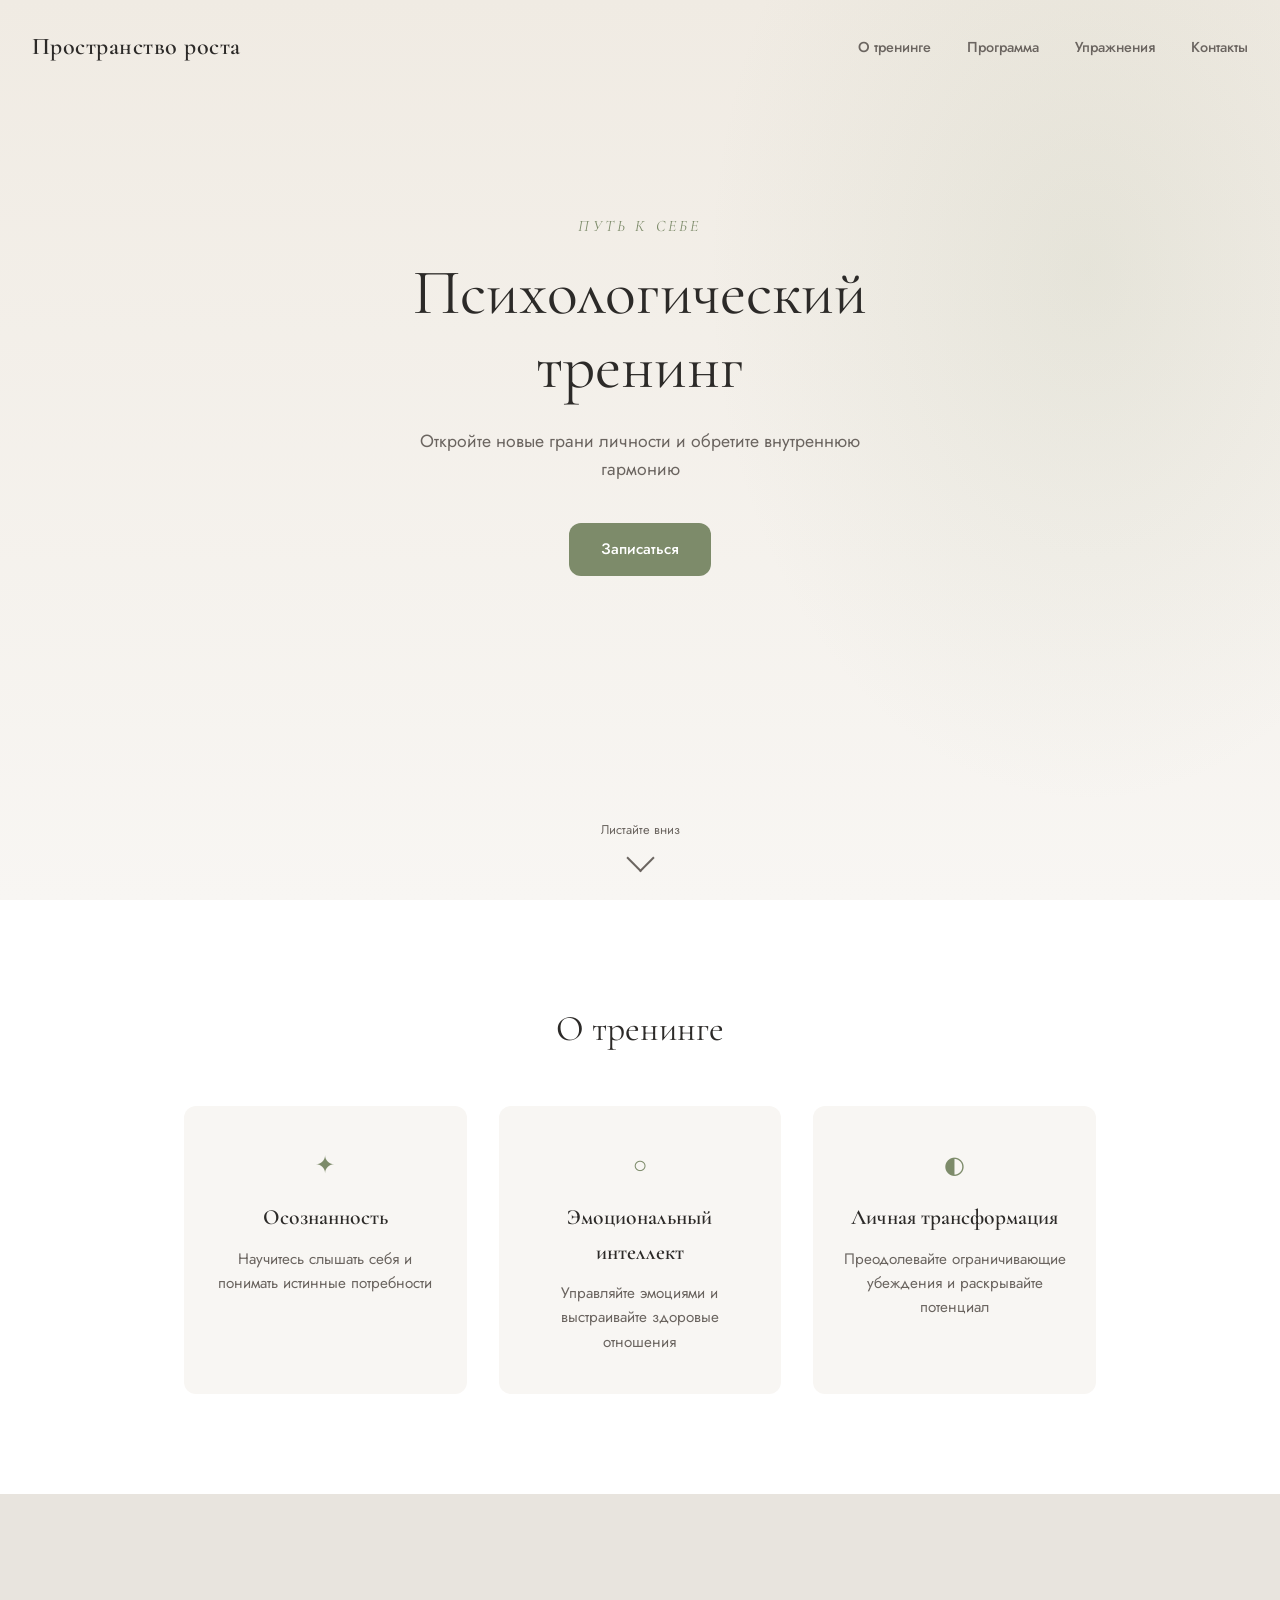
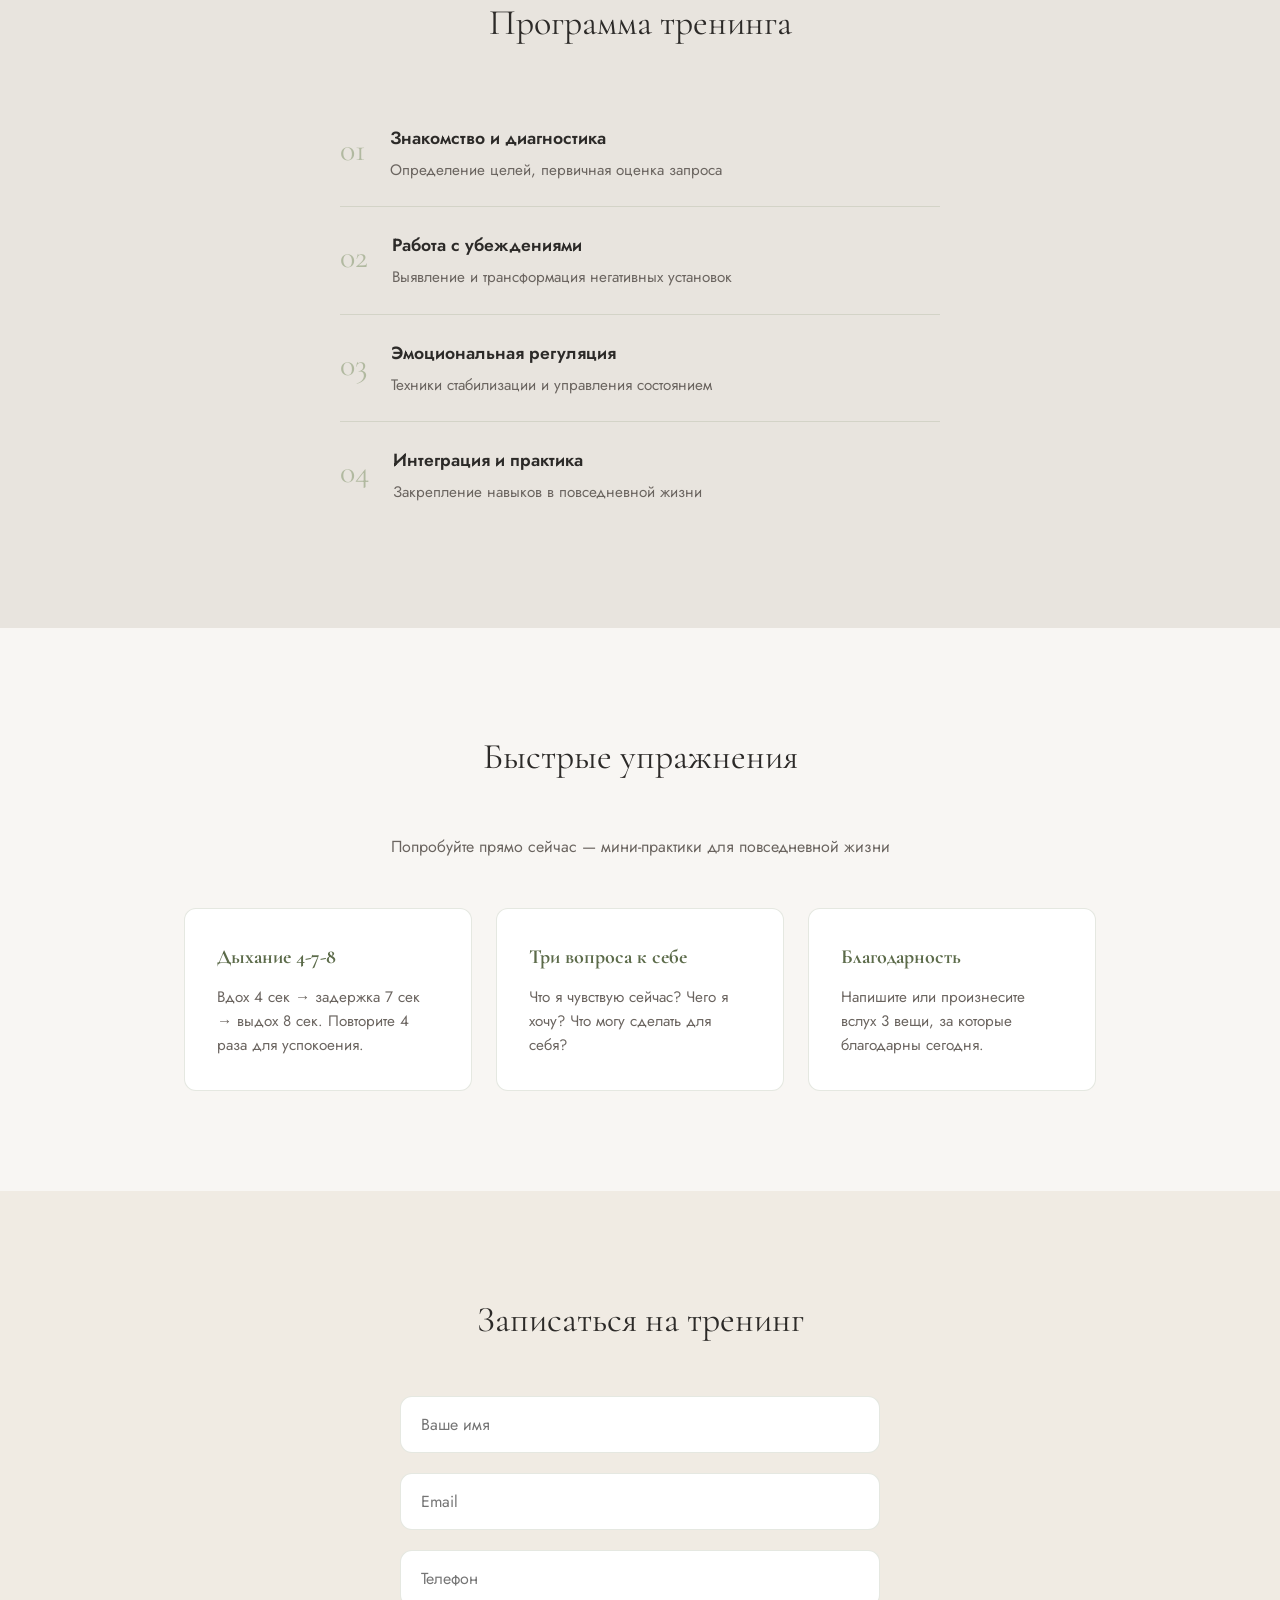
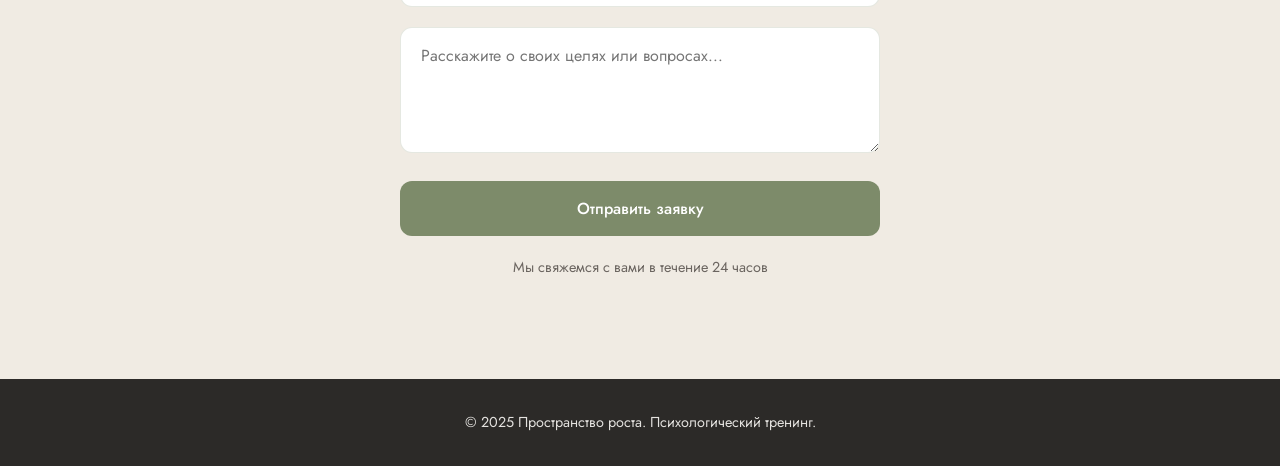
<file: index.html>
<!DOCTYPE html>
<html lang="ru">
<head>
    <meta charset="UTF-8">
    <meta name="viewport" content="width=device-width, initial-scale=1.0">
    <title>Пространство роста — Психологический тренинг</title>
    <link rel="preconnect" href="https://fonts.googleapis.com">
    <link rel="preconnect" href="https://fonts.gstatic.com" crossorigin>
    <link href="https://fonts.googleapis.com/css2?family=Cormorant+Garamond:ital,wght@0,400;0,600;1,400&family=Jost:wght@300;400;500;600&display=swap" rel="stylesheet">
    <link rel="stylesheet" href="style.css">
</head>
<body>
    <header class="header">
        <nav class="nav">
            <a href="#" class="logo">Пространство роста</a>
            <ul class="nav-links">
                <li><a href="#about">О тренинге</a></li>
                <li><a href="#program">Программа</a></li>
                <li><a href="#exercises">Упражнения</a></li>
                <li><a href="#contact">Контакты</a></li>
            </ul>
            <button class="nav-toggle" aria-label="Меню">
                <span></span>
                <span></span>
                <span></span>
            </button>
        </nav>
        <div class="hero">
            <p class="hero-subtitle">Путь к себе</p>
            <h1 class="hero-title">Психологический<br>тренинг</h1>
            <p class="hero-desc">Откройте новые грани личности и обретите внутреннюю гармонию</p>
            <a href="#contact" class="btn btn-primary">Записаться</a>
        </div>
        <div class="scroll-hint">
            <span>Листайте вниз</span>
            <div class="scroll-arrow"></div>
        </div>
    </header>

    <main>
        <section id="about" class="section about">
            <div class="container">
                <h2 class="section-title">О тренинге</h2>
                <div class="about-grid">
                    <div class="about-card">
                        <div class="about-icon">✦</div>
                        <h3>Осознанность</h3>
                        <p>Научитесь слышать себя и понимать истинные потребности</p>
                    </div>
                    <div class="about-card">
                        <div class="about-icon">○</div>
                        <h3>Эмоциональный интеллект</h3>
                        <p>Управляйте эмоциями и выстраивайте здоровые отношения</p>
                    </div>
                    <div class="about-card">
                        <div class="about-icon">◐</div>
                        <h3>Личная трансформация</h3>
                        <p>Преодолевайте ограничивающие убеждения и раскрывайте потенциал</p>
                    </div>
                </div>
            </div>
        </section>

        <section id="program" class="section program">
            <div class="container">
                <h2 class="section-title">Программа тренинга</h2>
                <div class="timeline">
                    <div class="timeline-item">
                        <span class="timeline-num">01</span>
                        <div class="timeline-content">
                            <h3>Знакомство и диагностика</h3>
                            <p>Определение целей, первичная оценка запроса</p>
                        </div>
                    </div>
                    <div class="timeline-item">
                        <span class="timeline-num">02</span>
                        <div class="timeline-content">
                            <h3>Работа с убеждениями</h3>
                            <p>Выявление и трансформация негативных установок</p>
                        </div>
                    </div>
                    <div class="timeline-item">
                        <span class="timeline-num">03</span>
                        <div class="timeline-content">
                            <h3>Эмоциональная регуляция</h3>
                            <p>Техники стабилизации и управления состоянием</p>
                        </div>
                    </div>
                    <div class="timeline-item">
                        <span class="timeline-num">04</span>
                        <div class="timeline-content">
                            <h3>Интеграция и практика</h3>
                            <p>Закрепление навыков в повседневной жизни</p>
                        </div>
                    </div>
                </div>
            </div>
        </section>

        <section id="exercises" class="section exercises">
            <div class="container">
                <h2 class="section-title">Быстрые упражнения</h2>
                <p class="section-subtitle">Попробуйте прямо сейчас — мини-практики для повседневной жизни</p>
                <div class="exercises-grid">
                    <article class="exercise-card">
                        <h3>Дыхание 4-7-8</h3>
                        <p>Вдох 4 сек → задержка 7 сек → выдох 8 сек. Повторите 4 раза для успокоения.</p>
                    </article>
                    <article class="exercise-card">
                        <h3>Три вопроса к себе</h3>
                        <p>Что я чувствую сейчас? Чего я хочу? Что могу сделать для себя?</p>
                    </article>
                    <article class="exercise-card">
                        <h3>Благодарность</h3>
                        <p>Напишите или произнесите вслух 3 вещи, за которые благодарны сегодня.</p>
                    </article>
                </div>
            </div>
        </section>

        <section id="contact" class="section contact">
            <div class="container">
                <h2 class="section-title">Записаться на тренинг</h2>
                <form class="contact-form">
                    <div class="form-group">
                        <input type="text" name="name" placeholder="Ваше имя" required>
                    </div>
                    <div class="form-group">
                        <input type="email" name="email" placeholder="Email" required>
                    </div>
                    <div class="form-group">
                        <input type="tel" name="phone" placeholder="Телефон">
                    </div>
                    <div class="form-group">
                        <textarea name="message" placeholder="Расскажите о своих целях или вопросах..." rows="4"></textarea>
                    </div>
                    <button type="submit" class="btn btn-primary">Отправить заявку</button>
                </form>
                <p class="contact-note">Мы свяжемся с вами в течение 24 часов</p>
            </div>
        </section>
    </main>

    <footer class="footer">
        <div class="container">
            <p>© 2025 Пространство роста. Психологический тренинг.</p>
        </div>
    </footer>

    <script src="script.js"></script>
</body>
</html>
</file>
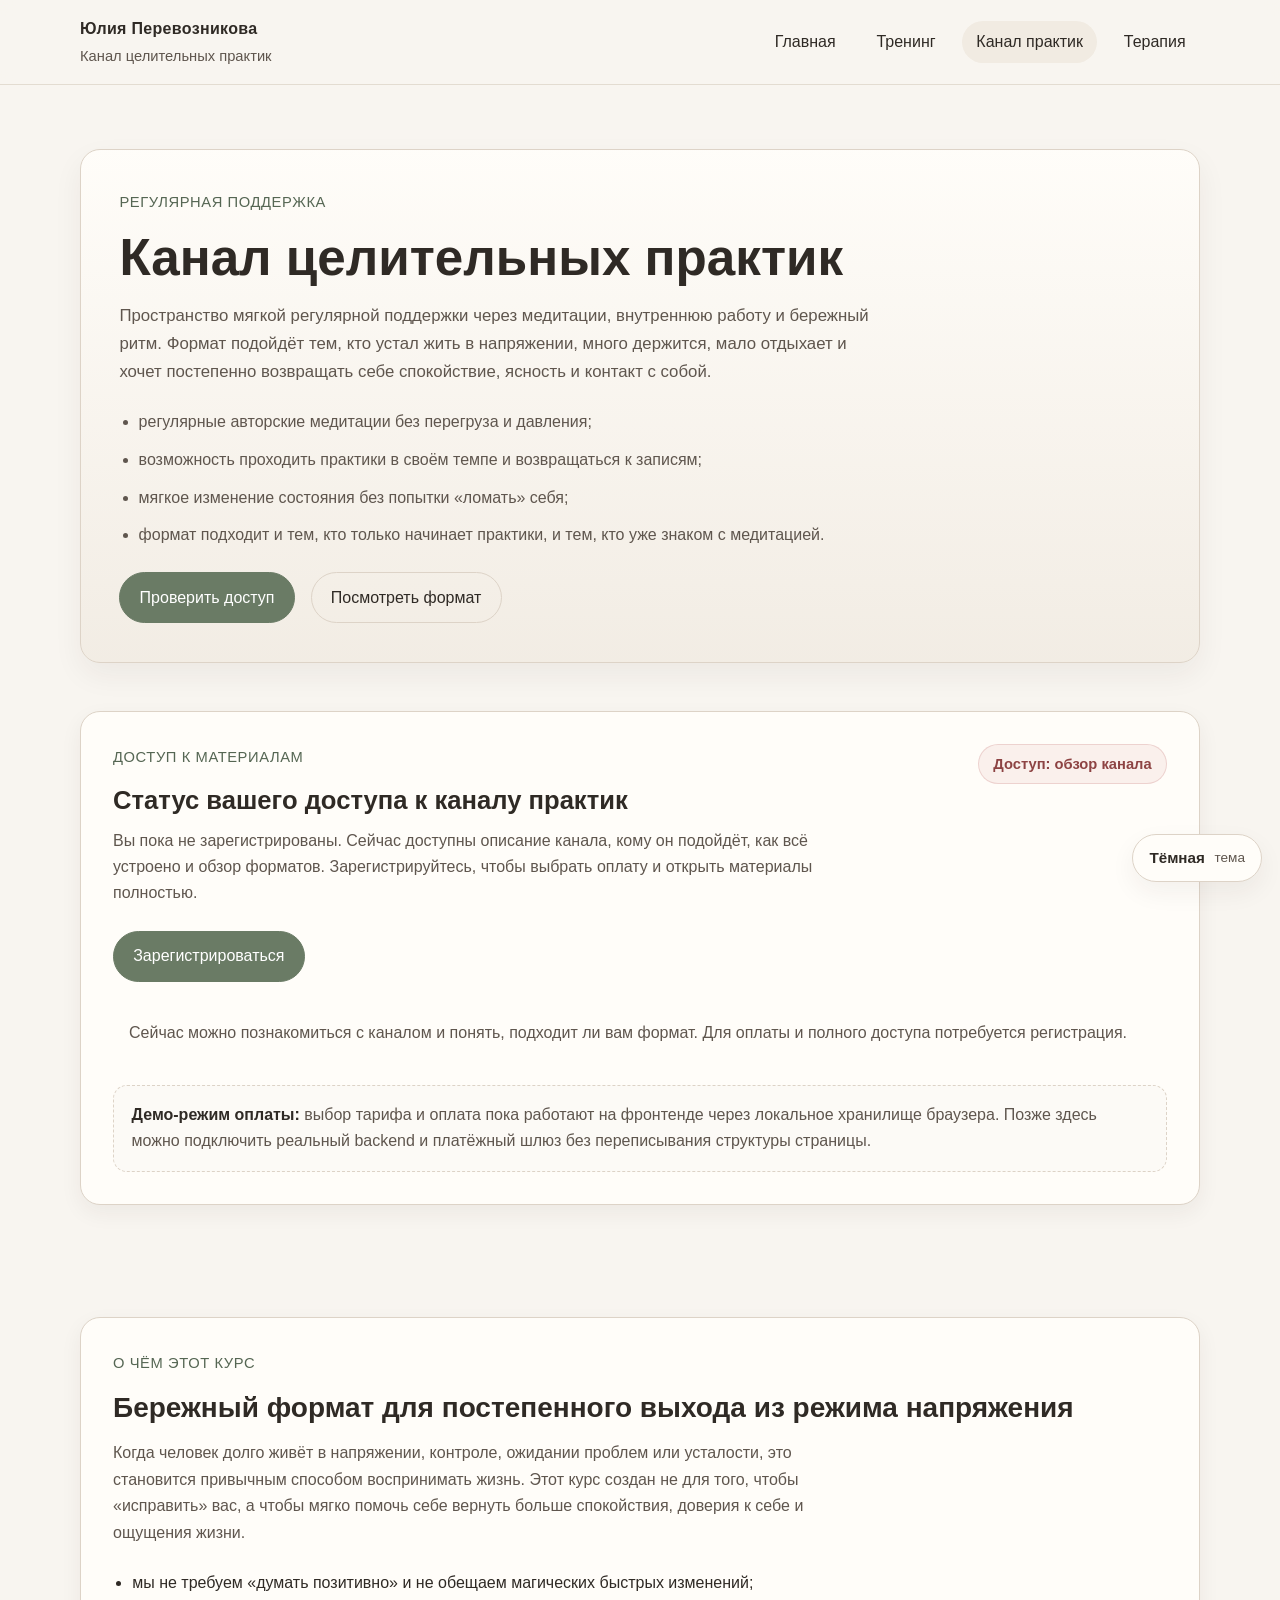
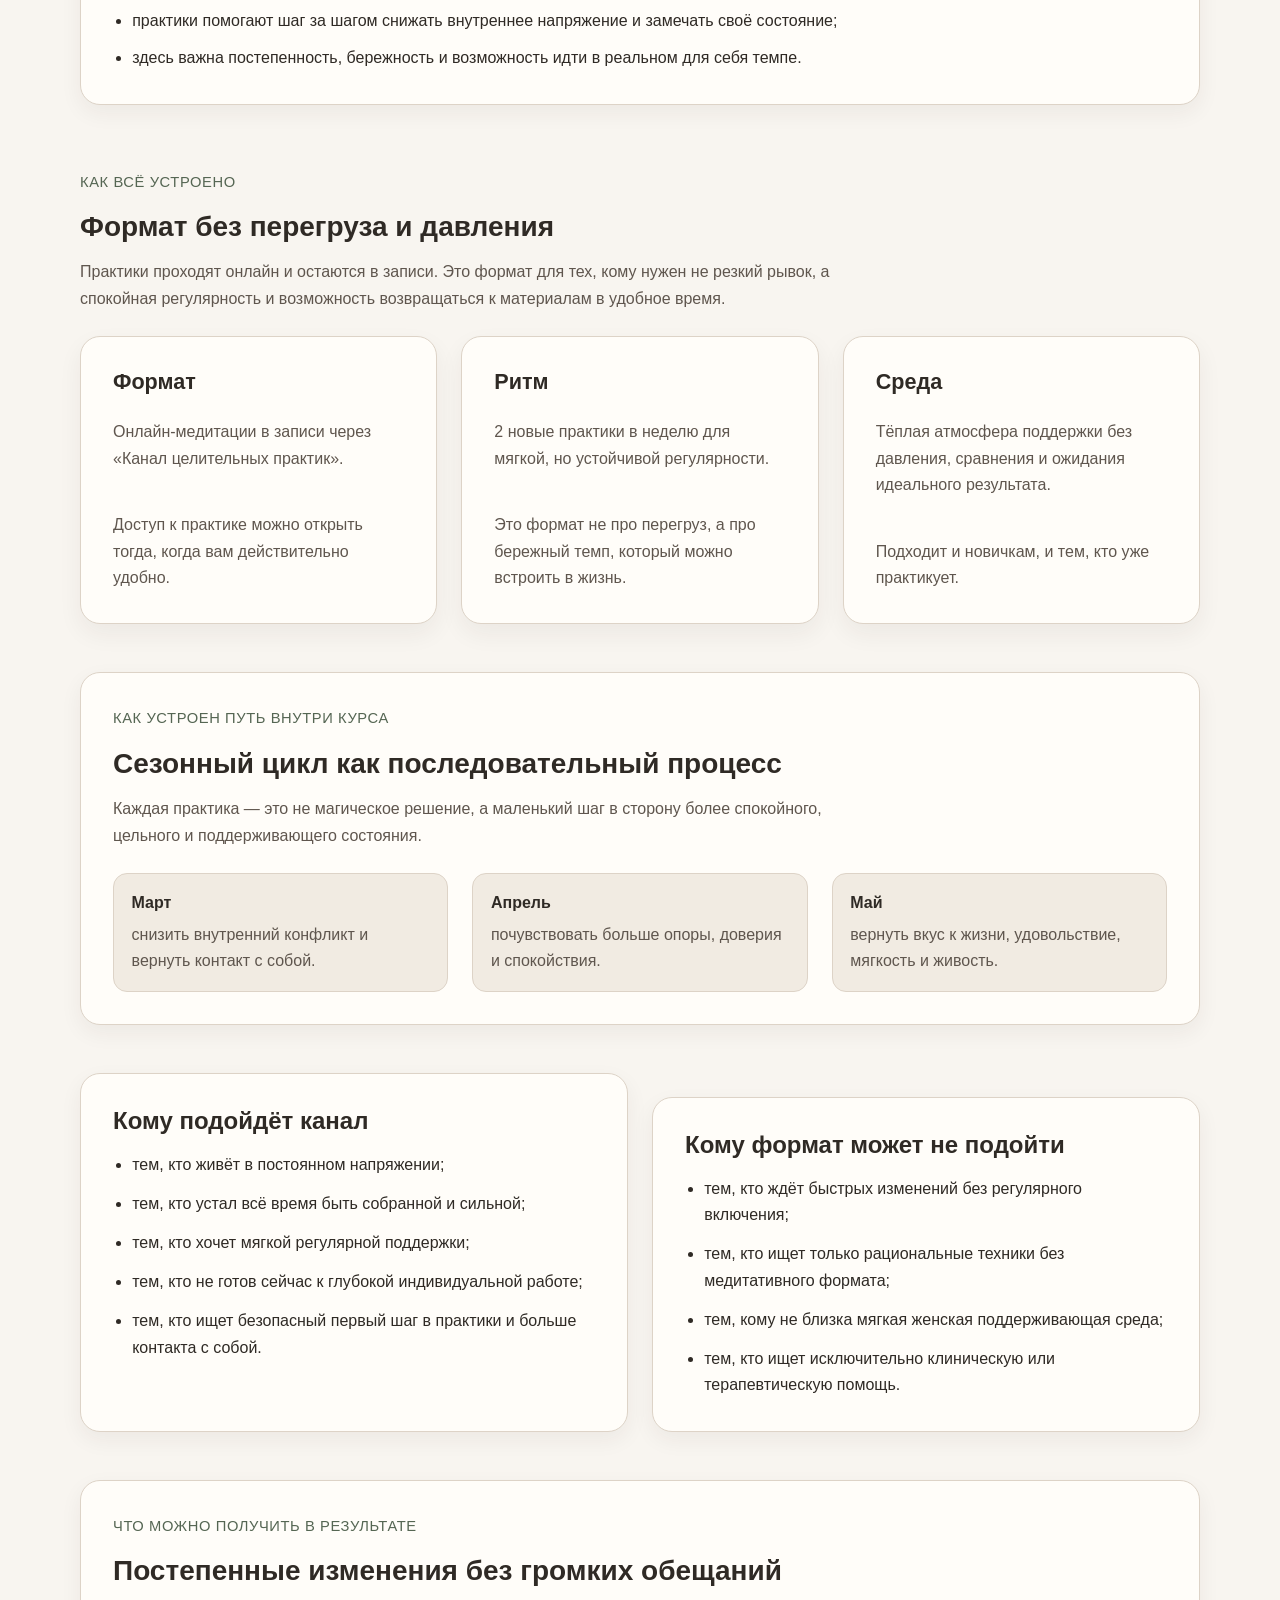
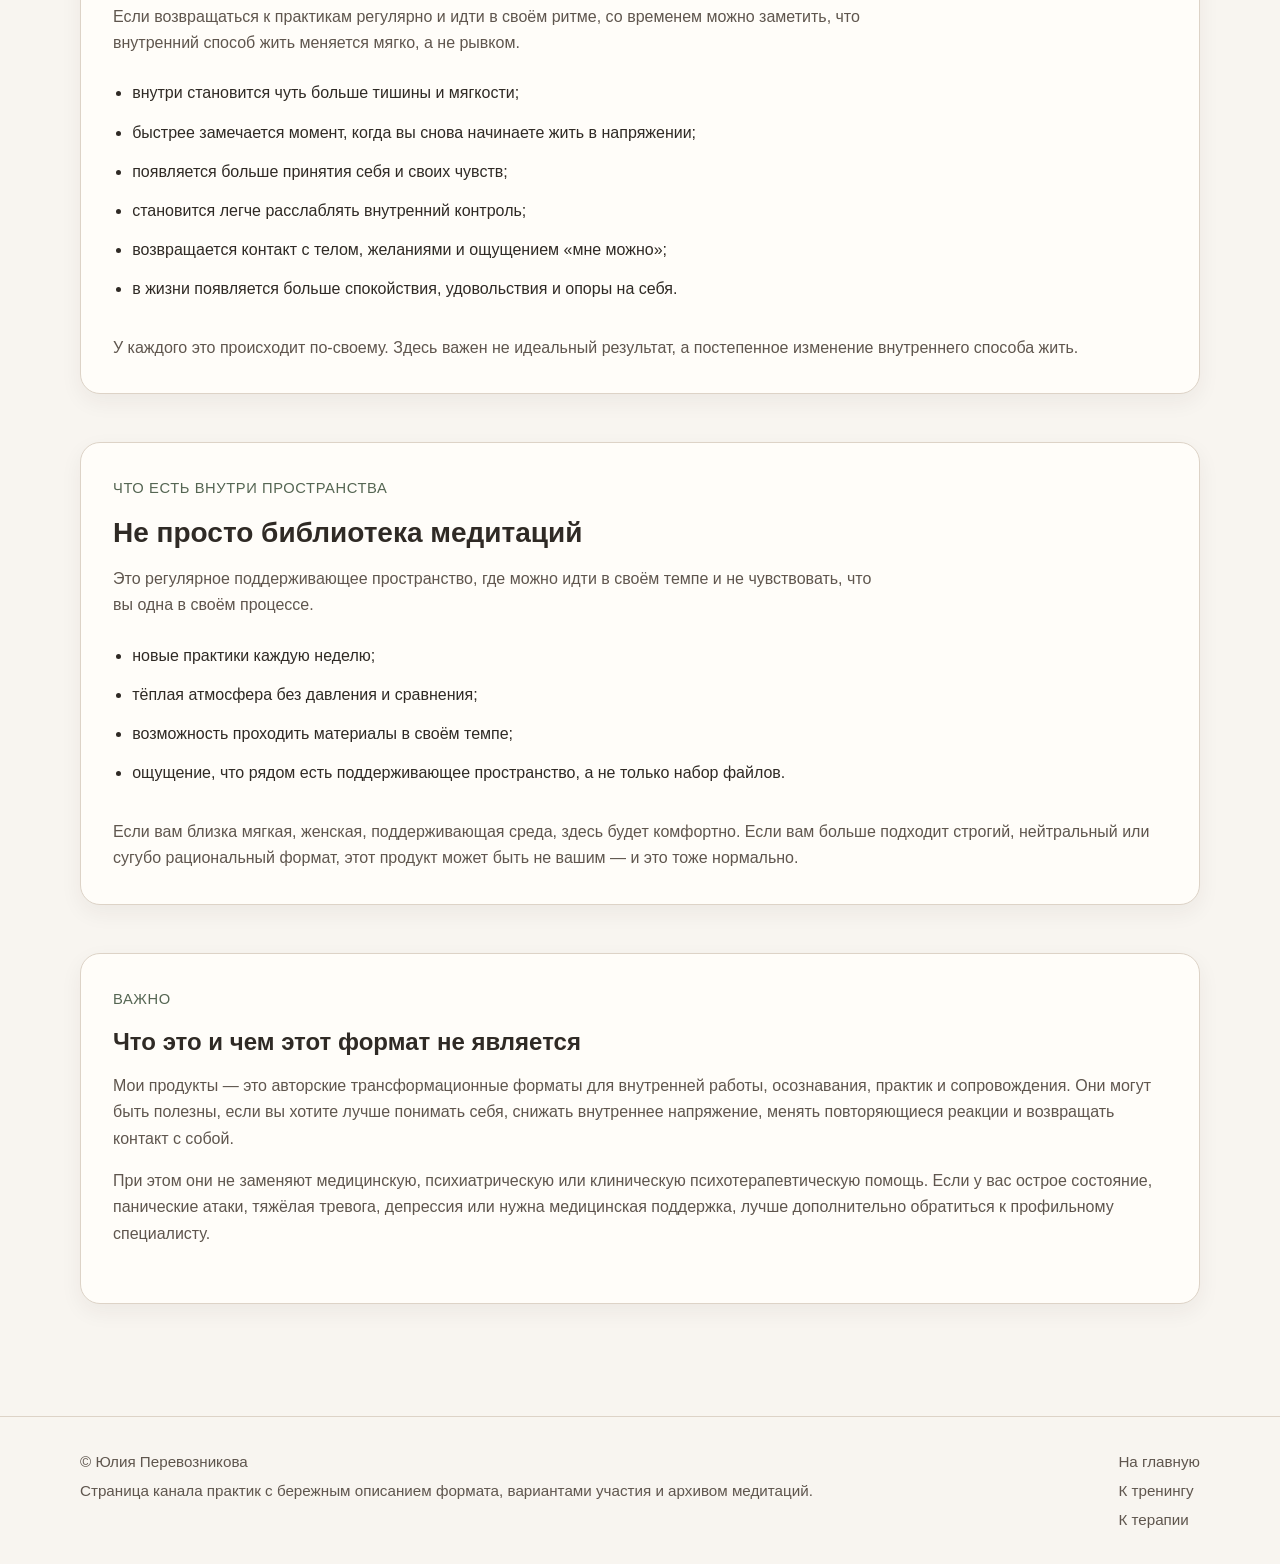
<file: healing-channel.html>
<!DOCTYPE html>
<html lang="ru">
  <head>
    <meta charset="UTF-8" />
    <meta name="viewport" content="width=device-width, initial-scale=1.0" />
    <title>Канал целительных практик</title>
    <meta
      name="description"
      content="Страница канала целительных практик с ясным описанием формата, вариантами участия и разграничением доступа к материалам."
    />
    <!-- Общая логика темы вынесена в отдельный файл. -->
    <script src="js/theme.js"></script>
    <link rel="stylesheet" href="css/style.css" />
  </head>
  <body>
    <!-- Быстрый переход к контенту -->
    <a class="skip-link" href="#main-content">Перейти к содержимому</a>

    <!-- Шапка с основной навигацией -->
    <header class="site-header">
      <div class="container header-inner">
        <div class="site-brand">
          <span class="site-brand__title">Юлия Перевозникова</span>
          <span class="site-brand__subtitle">Канал целительных практик</span>
        </div>

        <nav class="site-nav" aria-label="Основная навигация">
          <ul>
            <li><a href="index.html">Главная</a></li>
            <li><a href="training.html">Тренинг</a></li>
            <li><a class="is-active" href="healing-channel.html" aria-current="page">Канал практик</a></li>
            <li><a href="therapy.html">Терапия</a></li>
          </ul>
        </nav>
      </div>
    </header>

    <!-- Основное содержимое страницы -->
    <main
      id="main-content"
      class="page-main"
      data-product-access-root
      data-product-id="healing"
      data-product-name="Канал целительных практик"
      data-badge-guest="Доступ: обзор канала"
      data-badge-registered="Доступ: обзор и оплата"
      data-badge-paid="Доступ: открыт полностью"
      data-status-guest="Вы пока не зарегистрированы. Сейчас доступны описание канала, кому он подойдёт, как всё устроено и обзор форматов. Зарегистрируйтесь, чтобы выбрать оплату и открыть материалы полностью."
      data-status-registered="Вы зарегистрированы. Сейчас можно спокойно изучить структуру канала, варианты участия и перейти к демонстрационной оплате."
      data-status-paid="Оплата подтверждена в демонстрационном режиме. Вам доступны описание, структура канала, архив и полный комплект материалов участника."
      data-panel-status-guest="Сейчас можно познакомиться с каналом и понять, подходит ли вам формат. Для оплаты и полного доступа потребуется регистрация."
      data-panel-status-registered="Выберите спокойный для себя формат участия и переходите к оплате, если хотите открыть материалы полностью."
      data-panel-status-paid="Доступ открыт. Можно переходить к полным материалам и записям ниже."
    >
      <section class="hero">
        <div class="container">
          <div class="hero__box">
            <span class="eyebrow">Регулярная поддержка</span>
            <h1 class="hero__title">Канал целительных практик</h1>
            <p class="hero__text">
              Пространство мягкой регулярной поддержки через медитации, внутреннюю работу
              и бережный ритм. Формат подойдёт тем, кто устал жить в напряжении,
              много держится, мало отдыхает и хочет постепенно возвращать себе спокойствие,
              ясность и контакт с собой.
            </p>
            <ul class="access-list hero-feature-list">
              <li>регулярные авторские медитации без перегруза и давления;</li>
              <li>возможность проходить практики в своём темпе и возвращаться к записям;</li>
              <li>мягкое изменение состояния без попытки «ломать» себя;</li>
              <li>формат подходит и тем, кто только начинает практики, и тем, кто уже знаком с медитацией.</li>
            </ul>
            <div class="hero__actions">
              <a class="button" href="#healing-access">Проверить доступ</a>
              <a class="button button--secondary" href="#healing-formats">Посмотреть формат</a>
            </div>
          </div>
        </div>
      </section>

      <!-- Общая панель статуса доступа и демонстрационной оплаты -->
      <section class="section section--compact" id="healing-access">
        <div class="container">
          <article class="content-block access-panel" aria-labelledby="healing-access-title">
            <div class="access-panel__header">
              <div class="access-panel__copy">
                <span class="eyebrow">Доступ к материалам</span>
                <h2 id="healing-access-title" class="access-panel__title">Статус вашего доступа к каналу практик</h2>
                <p class="access-panel__text" data-access-status-text>
                  В зависимости от статуса можно просматривать описание, форматы участия,
                  структуру канала или полный набор материалов.
                </p>
              </div>
              <div class="access-badge" data-access-status-badge>Проверяем статус</div>
            </div>

            <div class="selected-plan-panel" data-selected-plan-panel hidden>
              <p class="selected-plan-panel__label">Выбранный формат</p>
              <p class="selected-plan-panel__value" data-selected-plan-name>—</p>
              <p class="selected-plan-panel__price" data-selected-plan-price>—</p>
            </div>

            <div class="access-actions">
              <a class="button" href="index.html#registration" data-access-action="register">Зарегистрироваться</a>
              <a class="button button--secondary" href="index.html#personal-cabinet" data-access-action="cabinet" hidden>Открыть личный кабинет</a>
              <button class="button" type="button" data-payment-button hidden>Оплатить доступ</button>
              <a class="button button--secondary" href="#healing-full-access" data-access-action="materials" hidden>Получить доступ</a>
            </div>

            <p class="form-status" data-payment-status aria-live="polite"></p>

            <div class="access-note">
              <strong>Демо-режим оплаты:</strong> выбор тарифа и оплата пока работают на фронтенде через локальное хранилище браузера.
              Позже здесь можно подключить реальный backend и платёжный шлюз без переписывания структуры страницы.
            </div>
          </article>
        </div>
      </section>

      <!-- Краткое описание доступно всем посетителям -->
      <section class="section">
        <div class="container">
          <article class="content-block access-section" aria-labelledby="healing-course-title">
            <div class="access-section__header">
              <span class="eyebrow">О чём этот курс</span>
              <h2 id="healing-course-title" class="section-title">Бережный формат для постепенного выхода из режима напряжения</h2>
              <p class="section-intro">
                Когда человек долго живёт в напряжении, контроле, ожидании проблем или усталости,
                это становится привычным способом воспринимать жизнь. Этот курс создан не для того,
                чтобы «исправить» вас, а чтобы мягко помочь себе вернуть больше спокойствия,
                доверия к себе и ощущения жизни.
              </p>
            </div>
            <ul class="access-list">
              <li>мы не требуем «думать позитивно» и не обещаем магических быстрых изменений;</li>
              <li>практики помогают шаг за шагом снижать внутреннее напряжение и замечать своё состояние;</li>
              <li>здесь важна постепенность, бережность и возможность идти в реальном для себя темпе.</li>
            </ul>
          </article>
        </div>
      </section>

      <!-- Форматы доступа и базовые преимущества открыты даже гостям -->
      <section class="section section--compact" id="healing-formats">
        <div class="container">
          <div class="access-section__header">
            <span class="eyebrow">Как всё устроено</span>
            <h2 class="section-title">Формат без перегруза и давления</h2>
            <p class="section-intro">
              Практики проходят онлайн и остаются в записи. Это формат для тех, кому нужен не резкий рывок,
              а спокойная регулярность и возможность возвращаться к материалам в удобное время.
            </p>
          </div>

          <div class="catalog-grid catalog-grid--compact">
            <article class="card service-card service-card--compact">
              <div class="service-card__top">
                <h3 class="card__title">Формат</h3>
                <p class="card__text">Онлайн-медитации в записи через «Канал целительных практик».</p>
              </div>
              <p class="access-meta">Доступ к практике можно открыть тогда, когда вам действительно удобно.</p>
            </article>

            <article class="card service-card service-card--compact">
              <div class="service-card__top">
                <h3 class="card__title">Ритм</h3>
                <p class="card__text">2 новые практики в неделю для мягкой, но устойчивой регулярности.</p>
              </div>
              <p class="access-meta">Это формат не про перегруз, а про бережный темп, который можно встроить в жизнь.</p>
            </article>

            <article class="card service-card service-card--compact">
              <div class="service-card__top">
                <h3 class="card__title">Среда</h3>
                <p class="card__text">Тёплая атмосфера поддержки без давления, сравнения и ожидания идеального результата.</p>
              </div>
              <p class="access-meta">Подходит и новичкам, и тем, кто уже практикует.</p>
            </article>
          </div>
        </div>
      </section>

      <section class="section section--compact">
        <div class="container">
          <article class="content-block" aria-labelledby="healing-path-title">
            <div class="access-section__header">
              <span class="eyebrow">Как устроен путь внутри курса</span>
              <h2 id="healing-path-title" class="section-title">Сезонный цикл как последовательный процесс</h2>
              <p class="section-intro">
                Каждая практика — это не магическое решение, а маленький шаг в сторону более спокойного,
                цельного и поддерживающего состояния.
              </p>
            </div>
            <div class="duration-grid">
              <div class="duration-card">
                <strong>Март</strong>
                <p>снизить внутренний конфликт и вернуть контакт с собой.</p>
              </div>
              <div class="duration-card">
                <strong>Апрель</strong>
                <p>почувствовать больше опоры, доверия и спокойствия.</p>
              </div>
              <div class="duration-card">
                <strong>Май</strong>
                <p>вернуть вкус к жизни, удовольствие, мягкость и живость.</p>
              </div>
            </div>
          </article>
        </div>
      </section>

      <section class="section section--compact">
        <div class="container">
          <div class="process-grid">
            <article class="content-block" aria-labelledby="healing-fit-title">
              <h2 id="healing-fit-title" class="content-block__title">Кому подойдёт канал</h2>
              <ul class="content-list">
                <li>тем, кто живёт в постоянном напряжении;</li>
                <li>тем, кто устал всё время быть собранной и сильной;</li>
                <li>тем, кто хочет мягкой регулярной поддержки;</li>
                <li>тем, кто не готов сейчас к глубокой индивидуальной работе;</li>
                <li>тем, кто ищет безопасный первый шаг в практики и больше контакта с собой.</li>
              </ul>
            </article>

            <article class="content-block" aria-labelledby="healing-no-fit-title">
              <h2 id="healing-no-fit-title" class="content-block__title">Кому формат может не подойти</h2>
              <ul class="content-list">
                <li>тем, кто ждёт быстрых изменений без регулярного включения;</li>
                <li>тем, кто ищет только рациональные техники без медитативного формата;</li>
                <li>тем, кому не близка мягкая женская поддерживающая среда;</li>
                <li>тем, кто ищет исключительно клиническую или терапевтическую помощь.</li>
              </ul>
            </article>
          </div>
        </div>
      </section>

      <section class="section section--compact">
        <div class="container">
          <article class="content-block" aria-labelledby="healing-results-title">
            <div class="access-section__header">
              <span class="eyebrow">Что можно получить в результате</span>
              <h2 id="healing-results-title" class="section-title">Постепенные изменения без громких обещаний</h2>
              <p class="section-intro">
                Если возвращаться к практикам регулярно и идти в своём ритме, со временем можно заметить,
                что внутренний способ жить меняется мягко, а не рывком.
              </p>
            </div>
            <ul class="content-list">
              <li>внутри становится чуть больше тишины и мягкости;</li>
              <li>быстрее замечается момент, когда вы снова начинаете жить в напряжении;</li>
              <li>появляется больше принятия себя и своих чувств;</li>
              <li>становится легче расслаблять внутренний контроль;</li>
              <li>возвращается контакт с телом, желаниями и ощущением «мне можно»;</li>
              <li>в жизни появляется больше спокойствия, удовольствия и опоры на себя.</li>
            </ul>
            <p class="access-meta section-offset-top">
              У каждого это происходит по-своему. Здесь важен не идеальный результат, а постепенное изменение внутреннего способа жить.
            </p>
          </article>
        </div>
      </section>

      <section class="section section--compact">
        <div class="container">
          <article class="content-block" aria-labelledby="healing-space-title">
            <div class="access-section__header">
              <span class="eyebrow">Что есть внутри пространства</span>
              <h2 id="healing-space-title" class="section-title">Не просто библиотека медитаций</h2>
              <p class="section-intro">
                Это регулярное поддерживающее пространство, где можно идти в своём темпе и не чувствовать,
                что вы одна в своём процессе.
              </p>
            </div>
            <ul class="content-list">
              <li>новые практики каждую неделю;</li>
              <li>тёплая атмосфера без давления и сравнения;</li>
              <li>возможность проходить материалы в своём темпе;</li>
              <li>ощущение, что рядом есть поддерживающее пространство, а не только набор файлов.</li>
            </ul>
            <p class="access-meta section-offset-top">
              Если вам близка мягкая, женская, поддерживающая среда, здесь будет комфортно.
              Если вам больше подходит строгий, нейтральный или сугубо рациональный формат,
              этот продукт может быть не вашим — и это тоже нормально.
            </p>
          </article>
        </div>
      </section>

      <!-- Универсальный блок границ формата -->
      <section class="section section--compact">
        <div class="container">
          <article class="content-block" aria-labelledby="healing-important-title">
            <span class="eyebrow">Важно</span>
            <h2 id="healing-important-title" class="content-block__title">Что это и чем этот формат не является</h2>
            <p class="content-block__subtitle">
              Мои продукты — это авторские трансформационные форматы для внутренней работы,
              осознавания, практик и сопровождения. Они могут быть полезны, если вы хотите лучше понимать себя,
              снижать внутреннее напряжение, менять повторяющиеся реакции и возвращать контакт с собой.
            </p>
            <p class="card__text">
              При этом они не заменяют медицинскую, психиатрическую или клиническую психотерапевтическую помощь.
              Если у вас острое состояние, панические атаки, тяжёлая тревога, депрессия или нужна медицинская поддержка,
              лучше дополнительно обратиться к профильному специалисту.
            </p>
          </article>
        </div>
      </section>

      <!-- Варианты оплаты доступны зарегистрированным пользователям -->
      <section class="section" data-access-min="registered" hidden>
        <div class="container">
          <div class="access-section__header">
            <span class="eyebrow">Стоимость участия</span>
            <h2 class="section-title">Спокойный вход в формат без большого риска</h2>
            <p class="section-intro">
              После регистрации можно выбрать вариант участия. Первый вход помогает спокойно познакомиться с форматом,
              не принимая сразу большое финансовое решение.
            </p>
          </div>

          <div class="catalog-grid catalog-grid--compact">
            <article
              class="card service-card payment-option-card"
              data-payment-option
              data-plan-id="healing-first-entry"
              data-plan-name="Первый вход"
              data-plan-price="990 ₽"
              data-plan-description="Специальная стоимость для первого знакомства с форматом"
            >
              <div class="service-card__top">
                <h3 class="card__title">Первый вход</h3>
                <p class="card__text">
                  Специальная стоимость для тех, кто впервые входит в канал и хочет спокойно понять,
                  насколько ему подходит этот формат.
                </p>
              </div>
              <div class="price-block">
                <span class="price-block__old">2000 ₽</span>
                <span class="service-card__price">990 ₽</span>
              </div>
              <button class="button button--secondary" type="button" data-select-plan aria-pressed="false">
                Выбрать формат
              </button>
            </article>

            <article
              class="card service-card payment-option-card"
              data-payment-option
              data-plan-id="healing-monthly"
              data-plan-name="Ежемесячная оплата"
              data-plan-price="2000 ₽"
              data-plan-description="Один месяц доступа к каналу практик"
            >
              <div class="service-card__top">
                <h3 class="card__title">Ежемесячная оплата</h3>
                <p class="card__text">
                  Один месяц регулярной практики для тех, кому хочется войти в ритм медитаций,
                  поддержки и мягких изменений с любовью и заботой.
                </p>
              </div>
              <div class="price-block">
                <span class="service-card__price">2000 ₽</span>
              </div>
              <button class="button button--secondary" type="button" data-select-plan aria-pressed="false">
                Выбрать формат
              </button>
            </article>

            <article
              class="card service-card payment-option-card"
              data-payment-option
              data-plan-id="healing-quarter"
              data-plan-name="Пакет на 3 месяца"
              data-plan-price="5150 ₽"
              data-plan-description="Три месяца спокойной регулярной практики"
            >
              <div class="service-card__top">
                <h3 class="card__title">Пакет на 3 месяца</h3>
                <p class="card__text">
                  Подходит тем, кто хочет не спешить, а спокойно закрепить более устойчивый ритм практики и внутренней поддержки.
                </p>
              </div>
              <div class="price-block">
                <span class="service-card__price">5150 ₽</span>
              </div>
              <button class="button button--secondary" type="button" data-select-plan aria-pressed="false">
                Выбрать формат
              </button>
            </article>
          </div>
        </div>
      </section>

      <!-- Содержание доступно зарегистрированным пользователям -->
      <section class="section" data-access-min="registered" hidden>
        <div class="container" id="healing-contents">
          <div class="access-section__header">
            <span class="eyebrow">Что есть внутри</span>
            <h2 class="section-title">Сезонный курс и архив</h2>
            <p class="section-intro">
              После регистрации можно увидеть общую структуру канала и понять,
              как устроен маршрут прохождения. Полные записи практик открываются после оплаты.
            </p>
          </div>

          <article class="content-block">
            <h2 class="content-block__title">Сезонный курс медитаций</h2>
            <p class="content-block__subtitle">
              Это актуальный цикл практик с ясной сезонной логикой: снижение внутреннего конфликта,
              укрепление опоры и возвращение большего контакта с собой.
            </p>
            <div class="note">
              Секция специально остаётся гибкой: её легко дополнять расписанием, описаниями практик,
              новыми темами сезона и короткими рекомендациями по прохождению.
            </div>
          </article>

          <div class="section-offset-top">
            <span class="eyebrow">Архив</span>
            <h2 class="section-title">Архив медитаций</h2>
            <p class="section-intro">
              Ниже архив оформлен как сетка карточек. Позже здесь можно заменить технические заглушки на реальные названия медитаций,
              короткие описания состояний и маршруты прохождения.
            </p>
          </div>

          <div class="grid grid--two section-offset-top">
            <article class="card">
              <h3 class="card__title">Подраздел 1</h3>
              <p class="card__text">Практики на снижение внутреннего напряжения и возвращение к телу.</p>
            </article>

            <article class="card">
              <h3 class="card__title">Подраздел 2</h3>
              <p class="card__text">Медитации на замедление, отдых и мягкое восстановление.</p>
            </article>

            <article class="card">
              <h3 class="card__title">Подраздел 3</h3>
              <p class="card__text">Материалы на внутреннюю опору, доверие себе и спокойствие.</p>
            </article>

            <article class="card">
              <h3 class="card__title">Подраздел 4</h3>
              <p class="card__text">Практики на отпускание контроля и снижение внутреннего напряжения.</p>
            </article>

            <article class="card">
              <h3 class="card__title">Подраздел 5</h3>
              <p class="card__text">Материалы для контакта с чувствами, желаниями и телесными реакциями.</p>
            </article>

            <article class="card">
              <h3 class="card__title">Подраздел 6</h3>
              <p class="card__text">Практики на внутреннюю мягкость, поддержку и принятие себя.</p>
            </article>

            <article class="card">
              <h3 class="card__title">Подраздел 7</h3>
              <p class="card__text">Медитации для моментов перегруза, усталости и эмоционального шума.</p>
            </article>

            <article class="card">
              <h3 class="card__title">Подраздел 8</h3>
              <p class="card__text">Практики на возвращение контакта с живостью, удовольствием и ритмом жизни.</p>
            </article>

            <article class="card">
              <h3 class="card__title">Подраздел 9</h3>
              <p class="card__text">Короткие настройки для повседневной регулярности и мягкого включения.</p>
            </article>

            <article class="card">
              <h3 class="card__title">Подраздел 10</h3>
              <p class="card__text">Поддерживающие практики, к которым можно возвращаться в удобное время.</p>
            </article>
          </div>
        </div>
      </section>

      <!-- Полные материалы доступны только после оплаты -->
      <section class="section" id="healing-full-access" data-access-min="paid" hidden>
        <div class="container">
          <div class="access-section__header">
            <span class="eyebrow">Полный доступ</span>
            <h2 class="section-title">Практики и материалы участника</h2>
            <p class="section-intro">
              После оплаты открывается полный набор материалов: сезонные практики, архив записей,
              дополнительные рекомендации и маршруты прохождения.
            </p>
          </div>

          <div class="material-grid">
            <article class="card material-card">
              <h3 class="material-card__title">Сезонный трек практик</h3>
              <p class="material-card__text">
                Готовый маршрут на текущий сезон с последовательностью медитаций, пояснениями и мягким темпом прохождения.
              </p>
              <p class="material-card__meta">Формат: серия аудио и текстовые рекомендации.</p>
            </article>

            <article class="card material-card">
              <h3 class="material-card__title">Архив аудио-медитаций</h3>
              <p class="material-card__text">
                Доступ к полным записям практик для разных состояний: замедление, восстановление, опора, отпускание и мягкое возвращение к себе.
              </p>
              <p class="material-card__meta">Формат: аудиоархив по темам и состояниям.</p>
            </article>

            <article class="card material-card">
              <h3 class="material-card__title">Короткие практики на каждый день</h3>
              <p class="material-card__text">
                Компактные настройки, к которым можно возвращаться в течение дня, если нужен короткий ритуал присутствия и стабилизации.
              </p>
              <p class="material-card__meta">Формат: набор коротких практик и карточек-навигаций.</p>
            </article>

            <article class="card material-card">
              <h3 class="material-card__title">Сопроводительные материалы</h3>
              <p class="material-card__text">
                Подсказки по ритму прохождения, описания состояний, рекомендации по сочетанию практик и заметки для самостоятельной интеграции.
              </p>
              <p class="material-card__meta">Формат: текстовые инструкции и маршрутные листы.</p>
            </article>
          </div>
        </div>
      </section>
    </main>

    <!-- Подвал страницы -->
    <footer class="site-footer">
      <div class="container footer-inner">
        <div>
          <p>© Юлия Перевозникова</p>
          <p>Страница канала практик с бережным описанием формата, вариантами участия и архивом медитаций.</p>
        </div>
        <div>
          <p><a href="index.html">На главную</a></p>
          <p><a href="training.html">К тренингу</a></p>
          <p><a href="therapy.html">К терапии</a></p>
        </div>
      </div>
    </footer>
    <!-- Общий переключатель темы. -->
    <button
      class="theme-toggle"
      type="button"
      data-theme-toggle
      aria-label="Переключить тему"
      aria-pressed="false"
    >
      <span class="theme-toggle__label" data-theme-toggle-label>Тёмная</span>
      <span class="theme-toggle__hint" data-theme-toggle-hint>тема</span>
    </button>
    <!-- Общая логика разграничения доступа и демонстрационной оплаты. -->
    <script src="js/access.js"></script>
  </body>
</html>
</file>
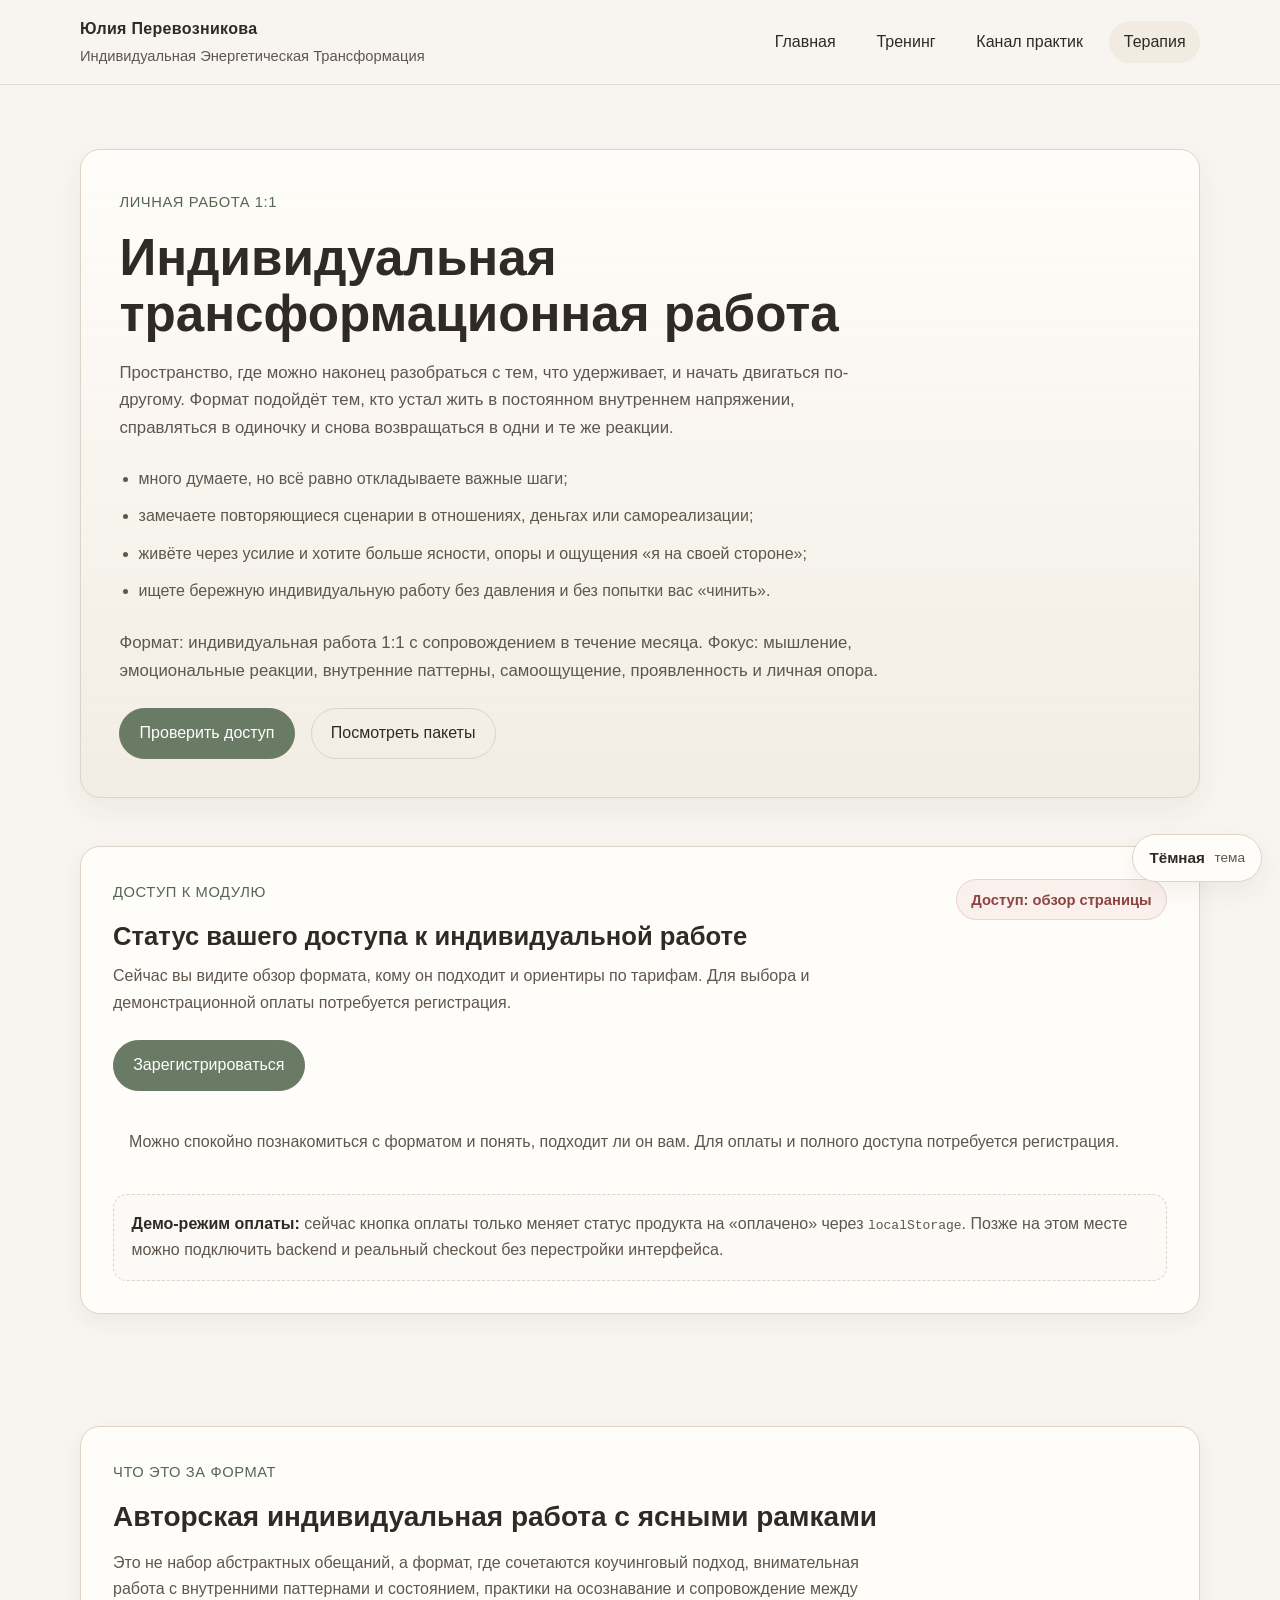
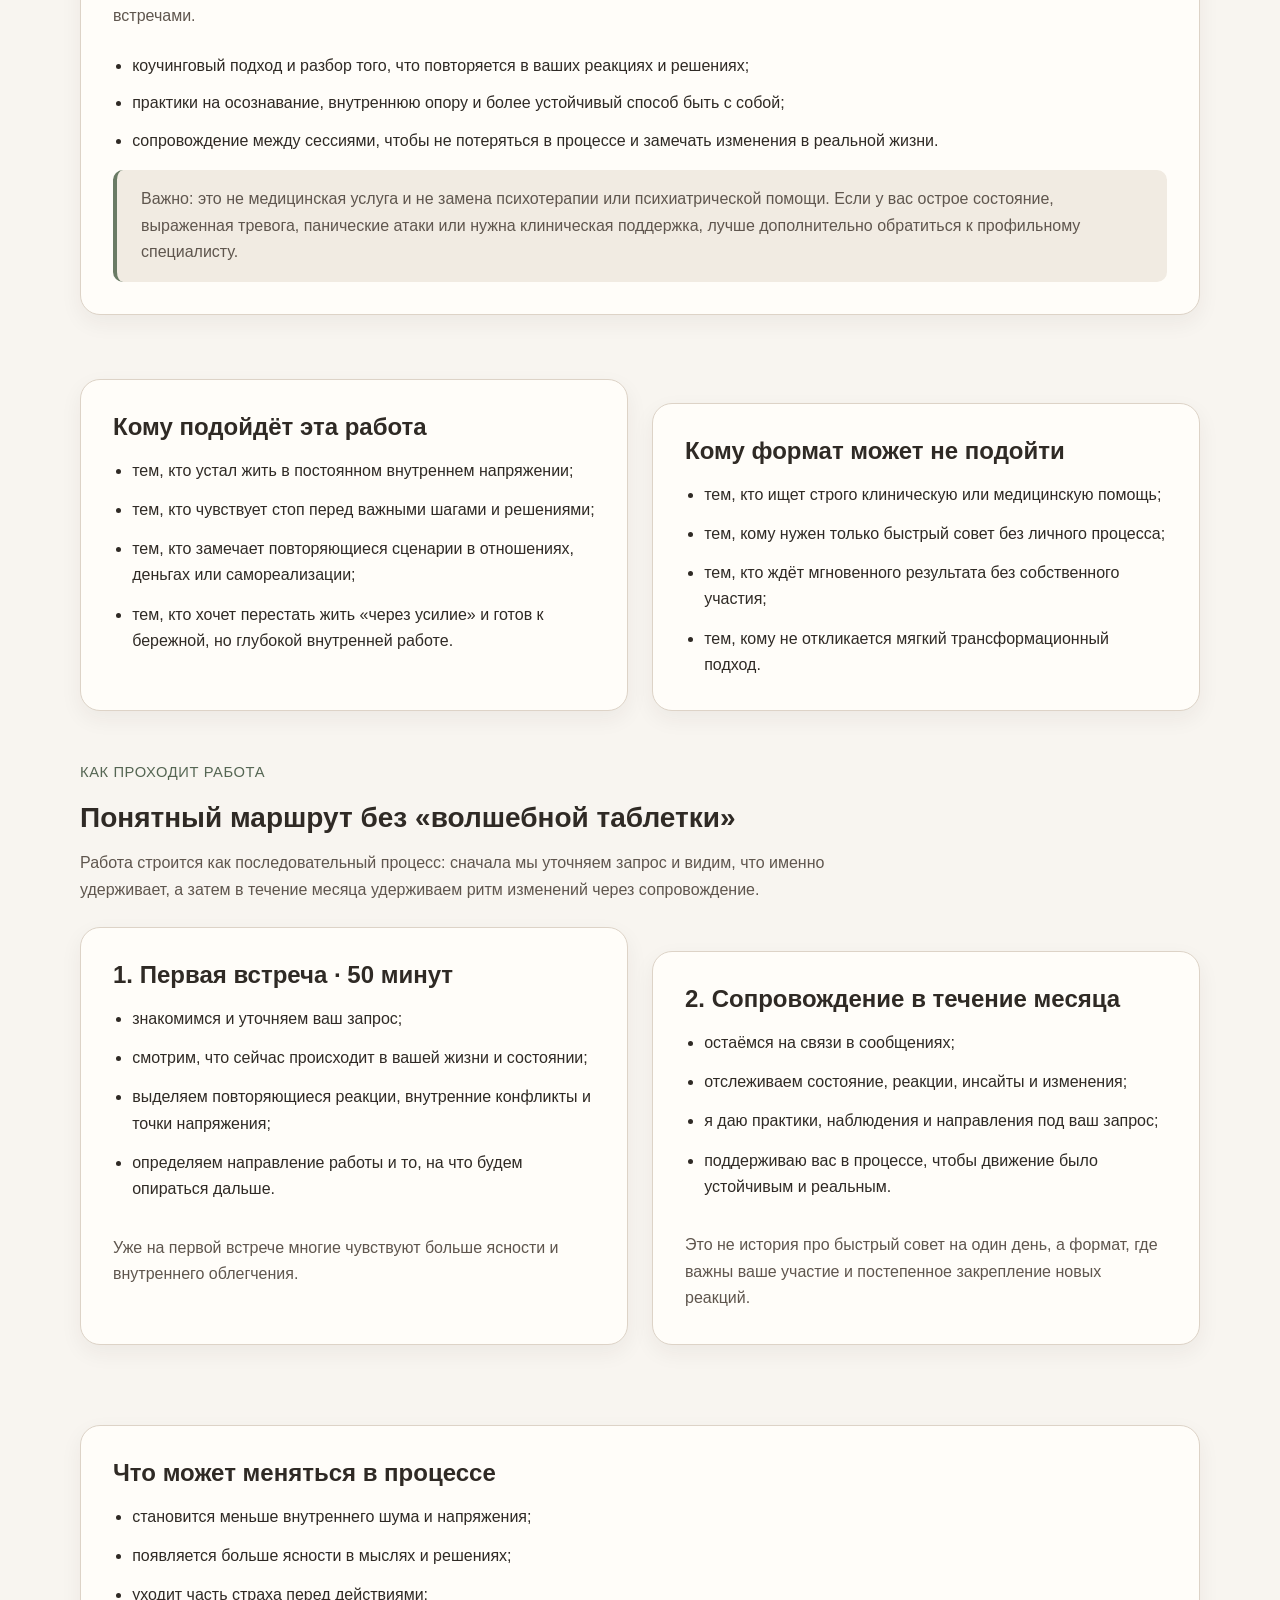
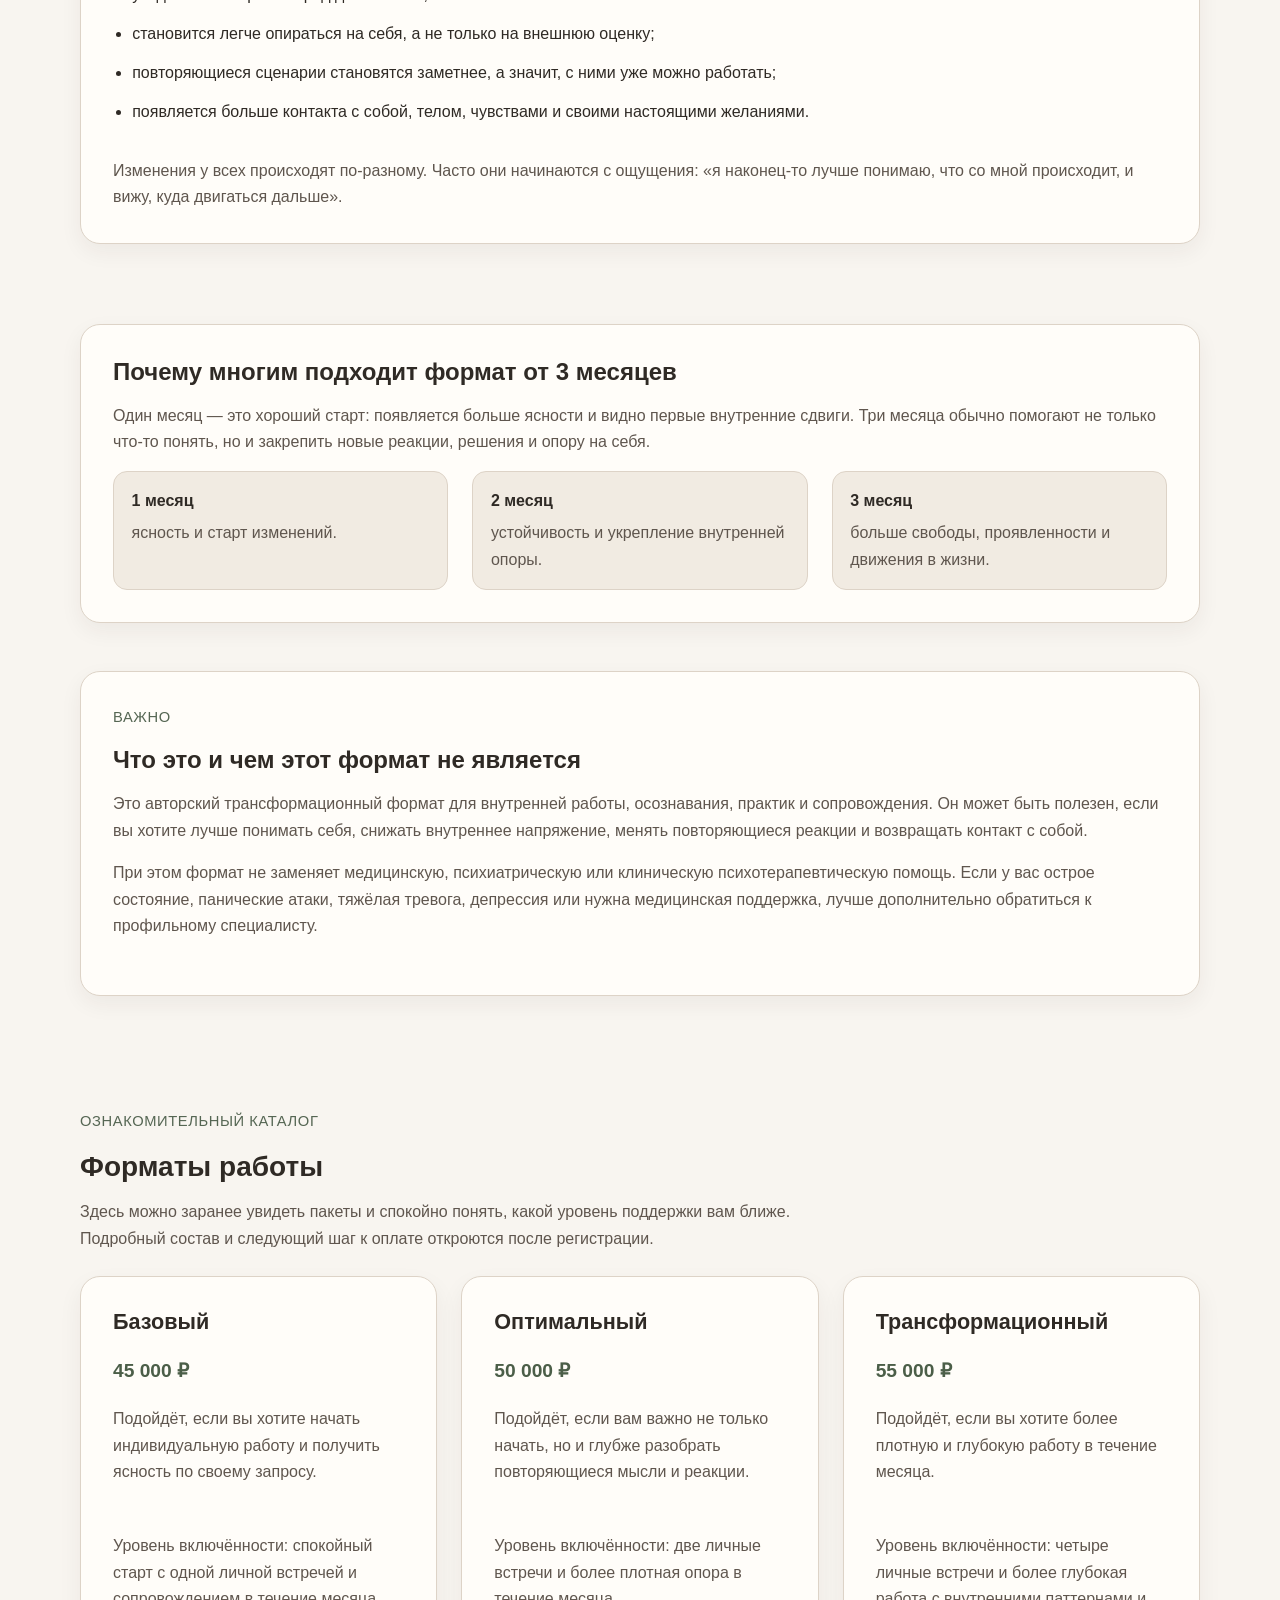
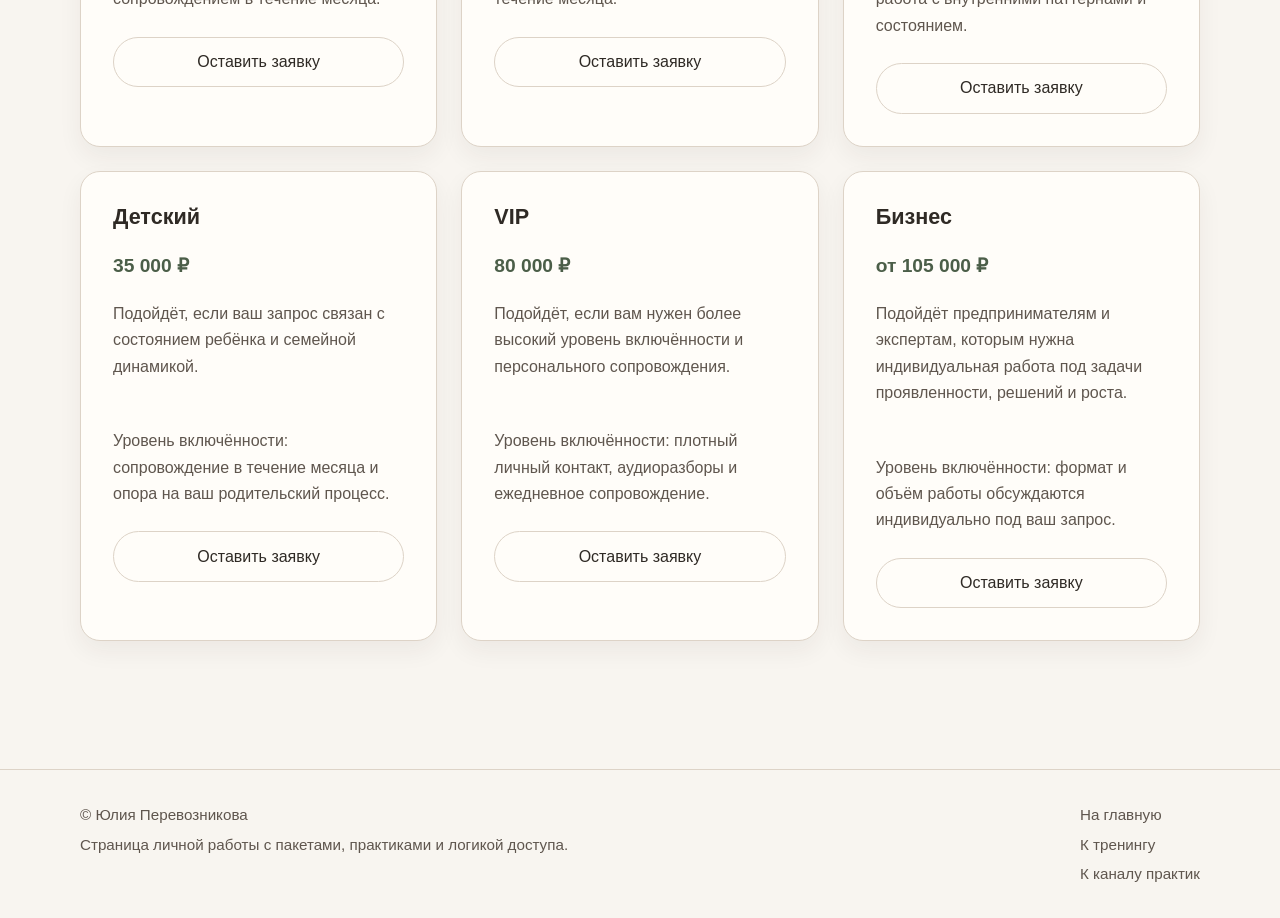
<file: therapy.html>
<!DOCTYPE html>
<html lang="ru">
  <head>
    <meta charset="UTF-8" />
    <meta name="viewport" content="width=device-width, initial-scale=1.0" />
    <title>Индивидуальная Энергетическая Трансформация</title>
    <meta
      name="description"
      content="Страница индивидуальной работы Юлии Перевозниковой с понятным описанием формата, тарифами сопровождения и логикой доступа по статусу пользователя."
    />
    <!-- Общая логика темы вынесена в отдельный файл. -->
    <script src="js/theme.js"></script>
    <link rel="stylesheet" href="css/style.css" />
  </head>
  <body>
    <!-- Ссылка быстрого перехода к основному содержанию -->
    <a class="skip-link" href="#main-content">Перейти к содержимому</a>

    <!-- Шапка страницы -->
    <header class="site-header">
      <div class="container header-inner">
        <div class="site-brand">
          <span class="site-brand__title">Юлия Перевозникова</span>
          <span class="site-brand__subtitle">Индивидуальная Энергетическая Трансформация</span>
        </div>

        <nav class="site-nav" aria-label="Основная навигация">
          <ul>
            <li><a href="index.html">Главная</a></li>
            <li><a href="training.html">Тренинг</a></li>
            <li><a href="healing-channel.html">Канал практик</a></li>
            <li><a class="is-active" href="therapy.html" aria-current="page">Терапия</a></li>
          </ul>
        </nav>
      </div>
    </header>

    <!-- Основной контент страницы -->
    <main
      id="main-content"
      class="page-main"
      data-product-access-root
      data-product-id="therapy"
      data-product-name="Индивидуальная Энергетическая Трансформация"
      data-badge-guest="Доступ: обзор страницы"
      data-badge-registered="Доступ: формат и тарифы"
      data-badge-paid="Доступ: открыт полностью"
      data-status-guest="Сейчас вы видите обзор формата, кому он подходит и ориентиры по тарифам. Для выбора и демонстрационной оплаты потребуется регистрация."
      data-status-registered="Вы зарегистрированы. Сейчас доступны подробная структура работы, тарифы и демонстрационная оплата доступа к материалам старта."
      data-status-paid="Доступ открыт в демонстрационном режиме. Вам доступны обзор формата, тарифы и полный блок материалов для старта."
      data-panel-status-guest="Можно спокойно познакомиться с форматом и понять, подходит ли он вам. Для оплаты и полного доступа потребуется регистрация."
      data-panel-status-registered="Если формат вам откликается, можно выбрать пакет и перейти к оплате."
      data-panel-status-paid="Доступ открыт. Можно переходить к полным материалам и следующему шагу ниже."
    >
      <section class="hero">
        <div class="container">
          <div class="hero__box">
            <span class="eyebrow">Личная работа 1:1</span>
            <h1 class="hero__title">Индивидуальная трансформационная работа</h1>
            <p class="hero__text">
              Пространство, где можно наконец разобраться с тем, что удерживает,
              и начать двигаться по-другому. Формат подойдёт тем, кто устал жить в
              постоянном внутреннем напряжении, справляться в одиночку и снова
              возвращаться в одни и те же реакции.
            </p>
            <ul class="access-list hero-feature-list">
              <li>много думаете, но всё равно откладываете важные шаги;</li>
              <li>замечаете повторяющиеся сценарии в отношениях, деньгах или самореализации;</li>
              <li>живёте через усилие и хотите больше ясности, опоры и ощущения «я на своей стороне»;</li>
              <li>ищете бережную индивидуальную работу без давления и без попытки вас «чинить».</li>
            </ul>
            <p class="hero__text hero__text--compact">
              Формат: индивидуальная работа 1:1 с сопровождением в течение месяца.
              Фокус: мышление, эмоциональные реакции, внутренние паттерны,
              самоощущение, проявленность и личная опора.
            </p>
            <div class="hero__actions">
              <a class="button" href="#therapy-access">Проверить доступ</a>
              <a class="button button--secondary" href="#therapy-preview">Посмотреть пакеты</a>
            </div>
          </div>
        </div>
      </section>

      <!-- Общая панель статуса доступа и демонстрационной оплаты -->
      <section class="section section--compact" id="therapy-access">
        <div class="container">
          <article class="content-block access-panel" aria-labelledby="therapy-access-title">
            <div class="access-panel__header">
              <div class="access-panel__copy">
                <span class="eyebrow">Доступ к модулю</span>
                <h2 id="therapy-access-title" class="access-panel__title">Статус вашего доступа к индивидуальной работе</h2>
                <p class="access-panel__text" data-access-status-text>
                  Мы определим, что можно открыть прямо сейчас: обзор формата,
                  тарифы и полный доступ к материалам старта.
                </p>
              </div>
              <div class="access-badge" data-access-status-badge>Проверяем статус</div>
            </div>

            <div class="access-actions">
              <a class="button" href="index.html#registration" data-access-action="register">Зарегистрироваться</a>
              <a class="button button--secondary" href="index.html#personal-cabinet" data-access-action="cabinet" hidden>Открыть личный кабинет</a>
              <button class="button" type="button" data-payment-button hidden>Оплатить доступ</button>
            </div>

            <p class="form-status" data-payment-status aria-live="polite"></p>

            <div class="access-note">
              <strong>Демо-режим оплаты:</strong> сейчас кнопка оплаты только меняет статус продукта на «оплачено» через <code>localStorage</code>.
              Позже на этом месте можно подключить backend и реальный checkout без перестройки интерфейса.
            </div>
          </article>
        </div>
      </section>

      <!-- Поясняющий блок о формате доступен всем -->
      <section class="section">
        <div class="container">
          <article class="content-block access-section" aria-labelledby="therapy-format-title">
            <div class="access-section__header">
              <span class="eyebrow">Что это за формат</span>
              <h2 id="therapy-format-title" class="section-title">Авторская индивидуальная работа с ясными рамками</h2>
              <p class="section-intro">
                Это не набор абстрактных обещаний, а формат, где сочетаются коучинговый
                подход, внимательная работа с внутренними паттернами и состоянием,
                практики на осознавание и сопровождение между встречами.
              </p>
            </div>
            <ul class="access-list">
              <li>коучинговый подход и разбор того, что повторяется в ваших реакциях и решениях;</li>
              <li>практики на осознавание, внутреннюю опору и более устойчивый способ быть с собой;</li>
              <li>сопровождение между сессиями, чтобы не потеряться в процессе и замечать изменения в реальной жизни.</li>
            </ul>
            <div class="note">
              Важно: это не медицинская услуга и не замена психотерапии или психиатрической помощи.
              Если у вас острое состояние, выраженная тревога, панические атаки или нужна клиническая поддержка,
              лучше дополнительно обратиться к профильному специалисту.
            </div>
          </article>
        </div>
      </section>

      <!-- Честная фильтрация повышает доверие и помогает не обещать лишнего -->
      <section class="section section--compact">
        <div class="container">
          <div class="process-grid">
            <article class="content-block" aria-labelledby="therapy-fit-title">
              <h2 id="therapy-fit-title" class="content-block__title">Кому подойдёт эта работа</h2>
              <ul class="content-list">
                <li>тем, кто устал жить в постоянном внутреннем напряжении;</li>
                <li>тем, кто чувствует стоп перед важными шагами и решениями;</li>
                <li>тем, кто замечает повторяющиеся сценарии в отношениях, деньгах или самореализации;</li>
                <li>тем, кто хочет перестать жить «через усилие» и готов к бережной, но глубокой внутренней работе.</li>
              </ul>
            </article>

            <article class="content-block" aria-labelledby="therapy-no-fit-title">
              <h2 id="therapy-no-fit-title" class="content-block__title">Кому формат может не подойти</h2>
              <ul class="content-list">
                <li>тем, кто ищет строго клиническую или медицинскую помощь;</li>
                <li>тем, кому нужен только быстрый совет без личного процесса;</li>
                <li>тем, кто ждёт мгновенного результата без собственного участия;</li>
                <li>тем, кому не откликается мягкий трансформационный подход.</li>
              </ul>
            </article>
          </div>
        </div>
      </section>

      <!-- Гостю открыта ясная структура формата, но полный доступ к материалам остаётся ниже по статусам -->
      <section class="section section--compact">
        <div class="container">
          <div class="access-section__header">
            <span class="eyebrow">Как проходит работа</span>
            <h2 class="section-title">Понятный маршрут без «волшебной таблетки»</h2>
            <p class="section-intro">
              Работа строится как последовательный процесс: сначала мы уточняем запрос и видим,
              что именно удерживает, а затем в течение месяца удерживаем ритм изменений через сопровождение.
            </p>
          </div>

          <div class="process-grid">
            <article class="content-block process-card">
              <h3 class="content-block__title">1. Первая встреча · 50 минут</h3>
              <ul class="content-list">
                <li>знакомимся и уточняем ваш запрос;</li>
                <li>смотрим, что сейчас происходит в вашей жизни и состоянии;</li>
                <li>выделяем повторяющиеся реакции, внутренние конфликты и точки напряжения;</li>
                <li>определяем направление работы и то, на что будем опираться дальше.</li>
              </ul>
              <p class="access-meta section-offset-top">
                Уже на первой встрече многие чувствуют больше ясности и внутреннего облегчения.
              </p>
            </article>

            <article class="content-block process-card">
              <h3 class="content-block__title">2. Сопровождение в течение месяца</h3>
              <ul class="content-list">
                <li>остаёмся на связи в сообщениях;</li>
                <li>отслеживаем состояние, реакции, инсайты и изменения;</li>
                <li>я даю практики, наблюдения и направления под ваш запрос;</li>
                <li>поддерживаю вас в процессе, чтобы движение было устойчивым и реальным.</li>
              </ul>
              <p class="access-meta section-offset-top">
                Это не история про быстрый совет на один день, а формат, где важны ваше участие и постепенное закрепление новых реакций.
              </p>
            </article>
          </div>
        </div>
      </section>

      <section class="section section--compact">
        <div class="container">
          <article class="content-block section-offset-top">
            <h2 class="content-block__title">Что может меняться в процессе</h2>
            <ul class="content-list">
              <li>становится меньше внутреннего шума и напряжения;</li>
              <li>появляется больше ясности в мыслях и решениях;</li>
              <li>уходит часть страха перед действиями;</li>
              <li>становится легче опираться на себя, а не только на внешнюю оценку;</li>
              <li>повторяющиеся сценарии становятся заметнее, а значит, с ними уже можно работать;</li>
              <li>появляется больше контакта с собой, телом, чувствами и своими настоящими желаниями.</li>
            </ul>
            <p class="access-meta section-offset-top">
              Изменения у всех происходят по-разному. Часто они начинаются с ощущения:
              «я наконец-то лучше понимаю, что со мной происходит, и вижу, куда двигаться дальше».
            </p>
          </article>
        </div>
      </section>

      <section class="section section--compact">
        <div class="container">
          <article class="content-block section-offset-top">
            <h2 class="content-block__title">Почему многим подходит формат от 3 месяцев</h2>
            <p class="content-block__subtitle">
              Один месяц — это хороший старт: появляется больше ясности и видно первые внутренние сдвиги.
              Три месяца обычно помогают не только что-то понять, но и закрепить новые реакции, решения и опору на себя.
            </p>
            <div class="duration-grid">
              <div class="duration-card">
                <strong>1 месяц</strong>
                <p>ясность и старт изменений.</p>
              </div>
              <div class="duration-card">
                <strong>2 месяц</strong>
                <p>устойчивость и укрепление внутренней опоры.</p>
              </div>
              <div class="duration-card">
                <strong>3 месяц</strong>
                <p>больше свободы, проявленности и движения в жизни.</p>
              </div>
            </div>
          </article>
        </div>
      </section>

      <!-- Универсальный блок границ формата -->
      <section class="section section--compact">
        <div class="container">
          <article class="content-block" aria-labelledby="therapy-important-title">
            <span class="eyebrow">Важно</span>
            <h2 id="therapy-important-title" class="content-block__title">Что это и чем этот формат не является</h2>
            <p class="content-block__subtitle">
              Это авторский трансформационный формат для внутренней работы, осознавания, практик и сопровождения.
              Он может быть полезен, если вы хотите лучше понимать себя, снижать внутреннее напряжение,
              менять повторяющиеся реакции и возвращать контакт с собой.
            </p>
            <p class="card__text">
              При этом формат не заменяет медицинскую, психиатрическую или клиническую психотерапевтическую помощь.
              Если у вас острое состояние, панические атаки, тяжёлая тревога, депрессия или нужна медицинская поддержка,
              лучше дополнительно обратиться к профильному специалисту.
            </p>
          </article>
        </div>
      </section>

      <!-- Ознакомительные карточки тарифов доступны даже гостю -->
      <section class="section" id="therapy-preview">
        <div class="container">
          <div class="access-section__header">
            <span class="eyebrow">Ознакомительный каталог</span>
            <h2 class="section-title">Форматы работы</h2>
            <p class="section-intro">
              Здесь можно заранее увидеть пакеты и спокойно понять, какой уровень поддержки вам ближе.
              Подробный состав и следующий шаг к оплате откроются после регистрации.
            </p>
          </div>

          <div class="catalog-grid">
            <article class="card service-card">
              <div class="service-card__top">
                <h3 class="card__title">Базовый</h3>
                <p class="service-card__price">45 000 ₽</p>
              </div>
              <p class="card__text">Подойдёт, если вы хотите начать индивидуальную работу и получить ясность по своему запросу.</p>
              <p class="access-meta">Уровень включённости: спокойный старт с одной личной встречей и сопровождением в течение месяца.</p>
              <a class="button button--secondary" href="index.html#registration">Оставить заявку</a>
            </article>

            <article class="card service-card">
              <div class="service-card__top">
                <h3 class="card__title">Оптимальный</h3>
                <p class="service-card__price">50 000 ₽</p>
              </div>
              <p class="card__text">Подойдёт, если вам важно не только начать, но и глубже разобрать повторяющиеся мысли и реакции.</p>
              <p class="access-meta">Уровень включённости: две личные встречи и более плотная опора в течение месяца.</p>
              <a class="button button--secondary" href="index.html#registration">Оставить заявку</a>
            </article>

            <article class="card service-card">
              <div class="service-card__top">
                <h3 class="card__title">Трансформационный</h3>
                <p class="service-card__price">55 000 ₽</p>
              </div>
              <p class="card__text">Подойдёт, если вы хотите более плотную и глубокую работу в течение месяца.</p>
              <p class="access-meta">Уровень включённости: четыре личные встречи и более глубокая работа с внутренними паттернами и состоянием.</p>
              <a class="button button--secondary" href="index.html#registration">Оставить заявку</a>
            </article>

            <article class="card service-card">
              <div class="service-card__top">
                <h3 class="card__title">Детский</h3>
                <p class="service-card__price">35 000 ₽</p>
              </div>
              <p class="card__text">Подойдёт, если ваш запрос связан с состоянием ребёнка и семейной динамикой.</p>
              <p class="access-meta">Уровень включённости: сопровождение в течение месяца и опора на ваш родительский процесс.</p>
              <a class="button button--secondary" href="index.html#registration">Оставить заявку</a>
            </article>

            <article class="card service-card">
              <div class="service-card__top">
                <h3 class="card__title">VIP</h3>
                <p class="service-card__price">80 000 ₽</p>
              </div>
              <p class="card__text">Подойдёт, если вам нужен более высокий уровень включённости и персонального сопровождения.</p>
              <p class="access-meta">Уровень включённости: плотный личный контакт, аудиоразборы и ежедневное сопровождение.</p>
              <a class="button button--secondary" href="index.html#registration">Оставить заявку</a>
            </article>

            <article class="card service-card">
              <div class="service-card__top">
                <h3 class="card__title">Бизнес</h3>
                <p class="service-card__price">от 105 000 ₽</p>
              </div>
              <p class="card__text">Подойдёт предпринимателям и экспертам, которым нужна индивидуальная работа под задачи проявленности, решений и роста.</p>
              <p class="access-meta">Уровень включённости: формат и объём работы обсуждаются индивидуально под ваш запрос.</p>
              <a class="button button--secondary" href="index.html#registration">Оставить заявку</a>
            </article>
          </div>
        </div>
      </section>

      <!-- Детальный каталог для зарегистрированных -->
      <section class="section" data-access-min="registered" hidden>
        <div class="container">
          <div class="access-section__header">
            <span class="eyebrow">Тарифы</span>
            <h2 class="section-title">Подробные форматы работы на месяц</h2>
            <p class="section-intro">
              После регистрации открывается расширенный состав тарифов. Так проще сравнить уровень поддержки,
              а потом решить, какой формат вам действительно подходит.
            </p>
          </div>

          <div class="catalog-grid">
            <article class="card service-card">
              <div class="service-card__top">
                <h3 class="card__title">Базовый</h3>
                <p class="service-card__price">45 000 ₽</p>
                <p class="card__text">Подойдёт, если вы хотите начать индивидуальную работу и получить ясность по своему запросу.</p>
                <p class="access-meta">Уровень включённости: спокойный старт и ежемесячное сопровождение.</p>
              </div>
              <ul class="service-card__list">
                <li>1 личная встреча 50 минут;</li>
                <li>сопровождение в течение месяца;</li>
                <li>обратная связь в сообщениях;</li>
                <li>практики и направления по вашему запросу.</li>
              </ul>
              <a class="button" href="#therapy-access">Выбрать пакет</a>
            </article>

            <article class="card service-card">
              <div class="service-card__top">
                <h3 class="card__title">Оптимальный</h3>
                <p class="service-card__price">50 000 ₽</p>
                <p class="card__text">Подойдёт, если вам важно не только начать, но и глубже проработать повторяющиеся мысли и реакции.</p>
                <p class="access-meta">Уровень включённости: две личные встречи и более плотная опора в течение месяца.</p>
              </div>
              <ul class="service-card__list">
                <li>2 личные встречи;</li>
                <li>сопровождение в течение месяца;</li>
                <li>обратная связь в сообщениях;</li>
                <li>практики и поддержка по ходу процесса.</li>
              </ul>
              <a class="button" href="#therapy-access">Выбрать пакет</a>
            </article>

            <article class="card service-card">
              <div class="service-card__top">
                <h3 class="card__title">Трансформационный</h3>
                <p class="service-card__price">55 000 ₽</p>
                <p class="card__text">Подойдёт, если вы хотите более плотную и глубокую работу в течение месяца.</p>
                <p class="access-meta">Уровень включённости: высокий, с четырьмя личными встречами и глубоким сопровождением.</p>
              </div>
              <ul class="service-card__list">
                <li>4 личные встречи;</li>
                <li>сопровождение в течение месяца;</li>
                <li>обратная связь и поддержка;</li>
                <li>более глубокая работа с внутренними паттернами и состоянием.</li>
              </ul>
              <a class="button" href="#therapy-access">Выбрать пакет</a>
            </article>

            <article class="card service-card">
              <div class="service-card__top">
                <h3 class="card__title">Детский</h3>
                <p class="service-card__price">35 000 ₽</p>
                <p class="card__text">Подойдёт, если ваш запрос связан с состоянием ребёнка и семейной динамикой.</p>
                <p class="access-meta">Уровень включённости: сопровождение в течение месяца с фокусом на семейный процесс.</p>
              </div>
              <ul class="service-card__list">
                <li>сопровождение в течение месяца;</li>
                <li>работа с вашим состоянием как родителя;</li>
                <li>поддержка и обратная связь по взаимодействию с ребёнком;</li>
                <li>дополнительная индивидуальная сессия 7 500 ₽ по желанию.</li>
              </ul>
              <a class="button" href="#therapy-access">Выбрать пакет</a>
            </article>

            <article class="card service-card">
              <div class="service-card__top">
                <h3 class="card__title">VIP</h3>
                <p class="service-card__price">80 000 ₽</p>
                <p class="card__text">Подойдёт, если вам нужен более высокий уровень включённости и персонального сопровождения.</p>
                <p class="access-meta">Уровень включённости: максимальный, с ежедневным касанием и личными аудиоразборами.</p>
              </div>
              <ul class="service-card__list">
                <li>4 личные встречи;</li>
                <li>ежедневное сопровождение;</li>
                <li>личные аудиосообщения с разборами и поддержкой;</li>
                <li>более плотная работа под ваш запрос.</li>
              </ul>
              <a class="button" href="#therapy-access">Выбрать пакет</a>
            </article>

            <article class="card service-card">
              <div class="service-card__top">
                <h3 class="card__title">Бизнес</h3>
                <p class="service-card__price">от 105 000 ₽</p>
                <p class="card__text">Подойдёт предпринимателям и экспертам, которым нужна глубокая работа под задачи самореализации, решений и проявленности.</p>
                <p class="access-meta">Уровень включённости: индивидуально согласуется под масштаб запроса.</p>
              </div>
              <ul class="service-card__list">
                <li>индивидуальные встречи и сопровождение под ваш запрос;</li>
                <li>поддержка по ключевым решениям и состояниям;</li>
                <li>персональные разборы и ориентиры между встречами;</li>
                <li>формат и объём работы обсуждаются индивидуально.</li>
              </ul>
              <a class="button" href="#therapy-access">Выбрать пакет</a>
            </article>
          </div>
        </div>
      </section>

      <section class="section section--compact" data-access-min="registered" hidden>
        <div class="container">
          <article class="content-block" aria-labelledby="therapy-payment-info-title">
            <span class="eyebrow">Важно знать до оплаты</span>
            <h2 id="therapy-payment-info-title" class="content-block__title">Спокойные рамки перед стартом</h2>
            <ul class="content-list">
              <li>до старта можно задать все вопросы о формате;</li>
              <li>мы заранее обсуждаем, подходит ли вам этот тип работы;</li>
              <li>если вам нужна клиническая или медицинская помощь, об этом честно говорится заранее;</li>
              <li>условия оплаты, переноса и возврата лучше уточнить до старта в переписке, чтобы у нас было единое понимание рамок.</li>
            </ul>
            <p class="access-meta section-offset-top">
              Моя задача — не уговорить вас, а помочь понять, подходит ли вам этот формат на самом деле.
            </p>
          </article>
        </div>
      </section>

      <section class="section section--compact" data-access-min="registered" hidden>
        <div class="container">
          <div class="access-section__header">
            <span class="eyebrow">Разовые сессии и практики</span>
            <h2 class="section-title">Отдельные форматы</h2>
            <p class="section-intro">
              Эти позиции можно использовать как самостоятельные форматы или дополнение к пакетам сопровождения.
            </p>
          </div>

          <div class="catalog-grid catalog-grid--compact">
            <article class="card service-card service-card--compact">
              <h3 class="card__title">Дополнительная индивидуальная сессия к пакетам «Базовый» и «Детский»</h3>
              <p class="card__text">Подходит как дополнительное углубление, если в процессе нужно отдельное личное касание.</p>
              <p class="service-card__price">7 500 ₽</p>
            </article>
            <article class="card service-card service-card--compact">
              <h3 class="card__title">Индивидуальная трансляция по запросу · 30 минут</h3>
              <p class="card__text">Короткий формат для отдельного состояния, вопроса или разворота в процессе.</p>
              <p class="service-card__price">5 000 ₽</p>
            </article>
            <article class="card service-card service-card--compact">
              <h3 class="card__title">Индивидуальная медитация по запросу · 30 минут</h3>
              <p class="card__text">Персональная практика под ваш запрос и текущее состояние.</p>
              <p class="service-card__price">5 000 ₽</p>
            </article>
            <article class="card service-card service-card--compact">
              <h3 class="card__title">1 час оффлайн / коуч-сессия</h3>
              <p class="card__text">Разовый формат для тех, кому нужна одна очная или коучинговая встреча.</p>
              <p class="service-card__price">10 000 ₽</p>
            </article>
            <article class="card service-card service-card--compact">
              <h3 class="card__title">1 час оффлайн / коуч-сессия + 30 минут дополнительной практики</h3>
              <p class="card__text">Более объёмный формат, если важно не только обсудить, но и закрепить состояние через практику.</p>
              <p class="service-card__price">13 000 ₽</p>
            </article>
            <article class="card service-card service-card--compact">
              <h3 class="card__title">Практика «Перевоплощение» / индивидуальная энергетическая работа</h3>
              <p class="card__text">Отдельный авторский формат для тех, кому подходит более глубокая индивидуальная практика.</p>
              <p class="service-card__price">18 000 ₽</p>
            </article>
          </div>
        </div>
      </section>

      <!-- Полный доступ для оплатившего пользователя -->
      <section class="section" data-access-min="paid" hidden>
        <div class="container">
          <div class="access-section__header">
            <span class="eyebrow">Полный доступ</span>
            <h2 class="section-title">Что открывается после оплаты</h2>
            <p class="section-intro">
              В полном доступе собраны спокойные ориентиры для старта: что подготовить,
              как выстраивается контакт и на чём держится ритм сопровождения.
            </p>
          </div>

          <div class="material-grid">
            <article class="content-block material-card">
              <h3 class="material-card__title">Старт после оплаты</h3>
              <p class="material-card__text">
                После подтверждения доступа можно согласовать первую встречу, коротко зафиксировать запрос
                и подготовить описание своей текущей точки А.
              </p>
              <p class="material-card__meta">Следующий шаг: переход в личный кабинет и уточнение контактов.</p>
            </article>

            <article class="content-block material-card">
              <h3 class="material-card__title">Ритм сопровождения</h3>
              <p class="material-card__text">
                Основной процесс строится на сочетании встреч, сообщений, практик и поддерживающих ориентиров
                по ходу месяца в зависимости от вашего запроса.
              </p>
              <p class="material-card__meta">Подходит для постепенной, но устойчивой внутренней перестройки.</p>
            </article>

            <article class="content-block material-card">
              <h3 class="material-card__title">Подготовка к первой встрече</h3>
              <p class="material-card__text">
                Полезно заранее выписать свой текущий запрос, повторяющиеся состояния, точки напряжения
                и то, что вы хотели бы начать менять в ближайший период.
              </p>
              <p class="material-card__meta">Это помогает быстрее выйти на суть и точнее настроить работу.</p>
            </article>

            <article class="content-block material-card">
              <h3 class="material-card__title">Сценарий движения на 1–3 месяца</h3>
              <p class="material-card__text">
                На первом месяце обычно появляется больше ясности и стартуют изменения,
                на втором укрепляется опора, а на третьем становится легче закреплять новые реакции и решения.
              </p>
              <p class="material-card__meta">Дальше длительность можно обсуждать индивидуально, исходя из глубины запроса.</p>
            </article>
          </div>
        </div>
      </section>
    </main>

    <!-- Подвал страницы -->
    <footer class="site-footer">
      <div class="container footer-inner">
        <div>
          <p>© Юлия Перевозникова</p>
          <p>Страница личной работы с пакетами, практиками и логикой доступа.</p>
        </div>
        <div>
          <p><a href="index.html">На главную</a></p>
          <p><a href="training.html">К тренингу</a></p>
          <p><a href="healing-channel.html">К каналу практик</a></p>
        </div>
      </div>
    </footer>

    <!-- Общий переключатель темы. -->
    <button
      class="theme-toggle"
      type="button"
      data-theme-toggle
      aria-label="Переключить тему"
      aria-pressed="false"
    >
      <span class="theme-toggle__label" data-theme-toggle-label>Тёмная</span>
      <span class="theme-toggle__hint" data-theme-toggle-hint>тема</span>
    </button>

    <!-- Общая логика разграничения доступа и демонстрационной оплаты. -->
    <script src="js/access.js"></script>
  </body>
</html>
</file>
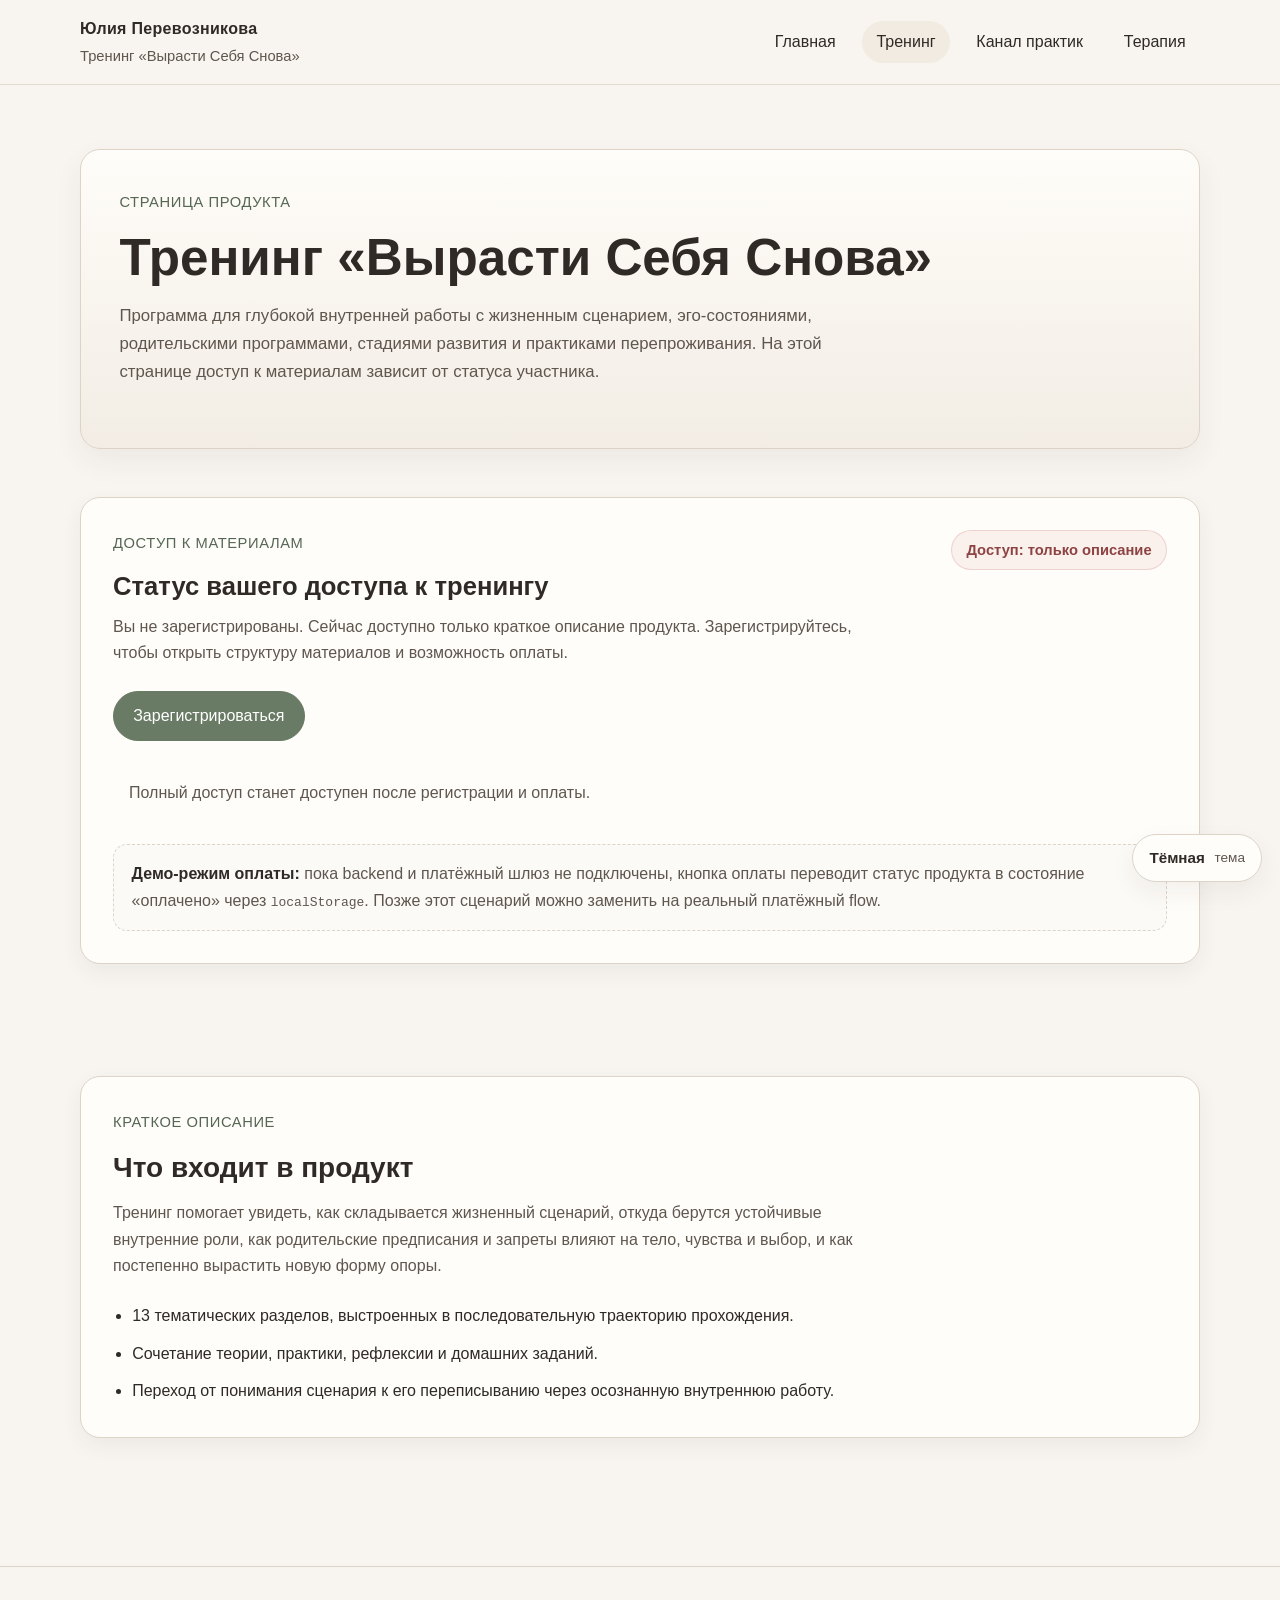
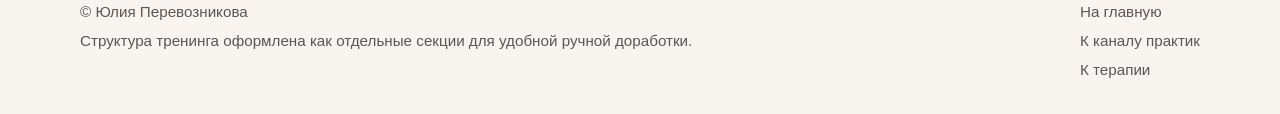
<file: training.html>
<!DOCTYPE html>
<html lang="ru">
  <head>
    <meta charset="UTF-8" />
    <meta name="viewport" content="width=device-width, initial-scale=1.0" />
    <title>Тренинг «Вырасти Себя Снова»</title>
    <meta
      name="description"
      content="Страница тренинга «Вырасти Себя Снова» с разграничением доступа к описанию, структуре и полным материалам."
    />
    <!-- Общая логика темы вынесена в отдельный файл. -->
    <script src="js/theme.js"></script>
    <link rel="stylesheet" href="css/style.css" />
  </head>
  <body>
    <!-- Ссылка быстрого перехода к основному содержанию -->
    <a class="skip-link" href="#main-content">Перейти к содержимому</a>

    <!-- Шапка страницы -->
    <header class="site-header">
      <div class="container header-inner">
        <div class="site-brand">
          <span class="site-brand__title">Юлия Перевозникова</span>
          <span class="site-brand__subtitle">Тренинг «Вырасти Себя Снова»</span>
        </div>

        <nav class="site-nav" aria-label="Основная навигация">
          <ul>
            <li><a href="index.html">Главная</a></li>
            <li><a class="is-active" href="training.html" aria-current="page">Тренинг</a></li>
            <li><a href="healing-channel.html">Канал практик</a></li>
            <li><a href="therapy.html">Терапия</a></li>
          </ul>
        </nav>
      </div>
    </header>

    <!-- Основной контент страницы -->
    <main id="main-content" class="page-main" data-product-access-root data-product-id="training" data-product-name="Тренинг «Вырасти Себя Снова»">
      <section class="hero">
        <div class="container">
          <div class="hero__box">
            <span class="eyebrow">Страница продукта</span>
            <h1 class="hero__title">Тренинг «Вырасти Себя Снова»</h1>
            <p class="hero__text">
              Программа для глубокой внутренней работы с жизненным сценарием, эго-состояниями, родительскими программами,
              стадиями развития и практиками перепроживания. На этой странице доступ к материалам зависит от статуса участника.
            </p>
          </div>
        </div>
      </section>

      <!-- Общая панель статуса доступа и демонстрационной оплаты -->
      <section class="section section--compact">
        <div class="container">
          <article class="content-block access-panel" aria-labelledby="training-access-title">
            <div class="access-panel__header">
              <div class="access-panel__copy">
                <span class="eyebrow">Доступ к материалам</span>
                <h2 id="training-access-title" class="access-panel__title">Статус вашего доступа к тренингу</h2>
                <p class="access-panel__text" data-access-status-text>
                  Мы определим, какие блоки доступны сейчас: краткое описание, структура программы или полный комплект материалов.
                </p>
              </div>
              <div class="access-badge" data-access-status-badge>Проверяем статус</div>
            </div>

            <div class="access-actions">
              <a class="button" href="index.html#registration" data-access-action="register">Зарегистрироваться</a>
              <a class="button button--secondary" href="index.html#personal-cabinet" data-access-action="cabinet" hidden>Открыть личный кабинет</a>
              <button class="button" type="button" data-payment-button hidden>Оплатить доступ</button>
            </div>

            <p class="form-status" data-payment-status aria-live="polite"></p>

            <div class="access-note">
              <strong>Демо-режим оплаты:</strong> пока backend и платёжный шлюз не подключены, кнопка оплаты переводит статус продукта
              в состояние «оплачено» через <code>localStorage</code>. Позже этот сценарий можно заменить на реальный платёжный flow. 
            </div>
          </article>
        </div>
      </section>

      <!-- Краткое описание доступно всем посетителям -->
      <section class="section">
        <div class="container">
          <article class="content-block access-section" aria-labelledby="training-short-title">
            <div class="access-section__header">
              <span class="eyebrow">Краткое описание</span>
              <h2 id="training-short-title" class="section-title">Что входит в продукт</h2>
              <p class="section-intro">
                Тренинг помогает увидеть, как складывается жизненный сценарий, откуда берутся устойчивые внутренние роли,
                как родительские предписания и запреты влияют на тело, чувства и выбор, и как постепенно вырастить новую форму опоры.
              </p>
            </div>
            <ul class="access-list">
              <li>13 тематических разделов, выстроенных в последовательную траекторию прохождения.</li>
              <li>Сочетание теории, практики, рефлексии и домашних заданий.</li>
              <li>Переход от понимания сценария к его переписыванию через осознанную внутреннюю работу.</li>
            </ul>
          </article>
        </div>
      </section>

      <!-- Структура тренинга доступна зарегистрированным пользователям -->
      <section class="section" data-access-min="registered" hidden>
        <div class="container">
          <div class="access-section__header">
            <span class="eyebrow">Содержание</span>
            <h2 class="section-title">Структура тренинга</h2>
            <p class="section-intro">
              После регистрации доступно подробное содержание программы. Полный комплект материалов, практик и рабочих файлов
              откроется после оплаты доступа.
            </p>
          </div>

          <article class="content-block" id="section-1">
            <h2 class="content-block__title">Раздел 1</h2>
            <p class="content-block__subtitle">Введение в жизненный сценарий и его внутреннюю логику</p>
            <ul class="content-list">
              <li>Природа и происхождение сценария жизни. Телесные паттерны поведения: тело как будто само кричит, замирает, бьет, плачет, и вы не в силах это остановить</li>
              <li>Искажение реальности с целью «оправдания» сценария</li>
              <li>Сценарий победителя, сценарий проигравшего и средний сценарий. Ментальные конструкции, которыми мы делаем себе больно</li>
              <li>Домашние задания</li>
            </ul>
          </article>

          <article class="content-block" id="section-2">
            <h2 class="content-block__title">Раздел 2</h2>
            <p class="content-block__subtitle">Эго-состояния и исцеляющий диалог</p>
            <ul class="content-list">
              <li>Образ родителей. Взрослый. Родитель. Ребёнок. Эго-состояния</li>
              <li>Поглаживания — что это такое? Исцеляющий диалог, который не просто слова, а реальный переворот жизни</li>
              <li>Виды поглаживаний</li>
              <li>Экономия поглаживаний</li>
              <li>Домашнее задание</li>
            </ul>
          </article>

          <article class="content-block" id="section-3">
            <h2 class="content-block__title">Раздел 3</h2>
            <p class="content-block__subtitle">Родовые влияния, чувства и телесные последствия</p>
            <ul class="content-list">
              <li>Образ родителей и их влияние на нас. Генетика рода и Эгрегор рода: что мы наследуем</li>
              <li>Эмоции, чувства, энергетика и как все это отразилось на вашем теле, здоровье и качестве жизни. Рэкет. Рэкетные чувства. Чувства рэкета и аутентичные чувства</li>
              <li>Домашнее задание</li>
            </ul>
          </article>

          <article class="content-block" id="section-4">
            <h2 class="content-block__title">Раздел 4. Жизненные позиции и их формирование</h2>
            <ul class="content-list">
              <li>Жизненные позиции OK, НЕ OK. Происхождение жизненных позиций. Та самая форма бытия, из которой мы живем и даже говорим «я такая», «это не изменить», «с этим ничего не поделать»</li>
              <li>Как формируется жизненная позиция</li>
              <li>Основная эмоциональная установка или жизненная позиция, создающая форму бытия Жертвы, Тирана, Спасателя</li>
              <li>Домашнее задание</li>
            </ul>
          </article>

          <article class="content-block" id="section-5">
            <h2 class="content-block__title">Раздел 5. Родительские программы, предписания и запреты</h2>
            <ul class="content-list">
              <li>Родительские программы. Ментальные программы, из которых мы живем. Действия запретов по стадиям детского развития</li>
              <li>Предписания, которые вам дали в детстве и по которым вы можете выжить, но не жить в изобилии. Взаимосвязь предписаний и запретов</li>
              <li>Домашнее задание</li>
            </ul>
          </article>

          <article class="content-block" id="section-6">
            <h2 class="content-block__title">Раздел 6. Вырасти снова в Стадии Существования 0-6 месяцев</h2>
            <ul class="content-list">
              <li>Запреты — формирование ментальных программ</li>
              <li>Задачи ребенка, типичное поведение на стадии существования</li>
              <li>Полезное и вредное поведение родителей</li>
              <li>Поддерживающие послания</li>
              <li>Запрещающие послания</li>
              <li>Домашнее задание</li>
            </ul>
          </article>

          <article class="content-block" id="section-7">
            <h2 class="content-block__title">Раздел 7. Вырасти снова в Стадии Действия 6-18 месяцев</h2>
            <ul class="content-list">
              <li>Запреты — формирование ментальных программ</li>
              <li>Задачи ребенка, типичное поведение на стадии действия</li>
              <li>Полезное и вредное поведение родителей</li>
              <li>Поддерживающие послания</li>
              <li>Запрещающие послания</li>
              <li>Домашнее задание</li>
            </ul>
          </article>

          <article class="content-block" id="section-8">
            <h2 class="content-block__title">Раздел 8. Вырасти снова в Стадии Мышления 18 месяцев - 3 года</h2>
            <ul class="content-list">
              <li>Запреты — формирование ментальных программ</li>
              <li>Задачи ребенка, типичное поведение на стадии мышления</li>
              <li>Полезное и вредное поведение родителей</li>
              <li>Поддерживающие послания</li>
              <li>Запрещающие послания</li>
              <li>Домашнее задание: упражнения</li>
            </ul>
          </article>

          <article class="content-block" id="section-9">
            <h2 class="content-block__title">Раздел 9. Вырасти снова в Стадии Идентичности и Силы 3-6 лет</h2>
            <ul class="content-list">
              <li>Запреты — формирование ментальных программ</li>
              <li>Задачи ребенка, типичное поведение на стадии идентичности</li>
              <li>Полезное и вредное поведение родителей</li>
              <li>Поддерживающие послания</li>
              <li>Запрещающие послания</li>
              <li>Домашнее задание: упражнения</li>
            </ul>
          </article>

          <article class="content-block" id="section-10">
            <h2 class="content-block__title">Раздел 10. Вырасти снова в Стадии Компетентности и Структуры 6-12 лет</h2>
            <ul class="content-list">
              <li>Запреты — формирование ментальных программ</li>
              <li>Задачи ребенка, типичное поведение на стадии структуры</li>
              <li>Полезное и вредное поведение родителей</li>
              <li>Поддерживающие послания</li>
              <li>Запрещающие послания</li>
              <li>Домашнее задание: 3 упражнения</li>
            </ul>
          </article>

          <article class="content-block" id="section-11">
            <h2 class="content-block__title">Раздел 11. Вырасти снова в Стадия Регенерации и Отделения 12-19 лет</h2>
            <ul class="content-list">
              <li>Запреты — формирование ментальных программ</li>
              <li>Задачи ребенка, типичное поведение на стадии отделения</li>
              <li>Полезное и вредное поведение родителей</li>
              <li>Поддерживающие послания</li>
              <li>Запрещающие послания</li>
              <li>Домашнее задание: упражнения</li>
            </ul>
          </article>

          <article class="content-block" id="section-12">
            <h2 class="content-block__title">Раздел 12. Подведение итогов</h2>
            <ul class="content-list">
              <li>Подведение итогов</li>
              <li>Домашнее задание</li>
            </ul>
          </article>

          <article class="content-block" id="section-13">
            <h2 class="content-block__title">Раздел 13</h2>
            <ul class="content-list">
              <li>Завершающий прямой эфир</li>
              <li>Медитация «Переписывание жизненного сценария»</li>
            </ul>
            <div class="note">
              Финальный блок можно в дальнейшем расширить деталями формата, расписанием эфира и дополнительными материалами.
            </div>
          </article>
        </div>
      </section>

      <!-- Полные материалы доступны только после оплаты -->
      <section class="section" data-access-min="paid" hidden>
        <div class="container">
          <div class="access-section__header">
            <span class="eyebrow">Полный доступ</span>
            <h2 class="section-title">Материалы участника</h2>
            <p class="section-intro">
              После оплаты открывается расширенный набор материалов: полноценные уроки, практики, рабочие листы и материалы для самостоятельной интеграции.
            </p>
          </div>

          <div class="material-grid">
            <article class="card material-card">
              <h3 class="material-card__title">Видео-уроки по разделам 1–5</h3>
              <p class="material-card__text">
                Подробные объяснения ключевых понятий: жизненный сценарий, эго-состояния, родительские предписания, жизненные позиции и внутренняя динамика ролей.
              </p>
              <p class="material-card__meta">Формат: видеоуроки и конспекты к каждому блоку.</p>
            </article>

            <article class="card material-card">
              <h3 class="material-card__title">Практический модуль по стадиям развития</h3>
              <p class="material-card__text">
                Разбор стадий существования, действия, мышления, идентичности, структуры и отделения с упражнениями и поддерживающими посланиями.
              </p>
              <p class="material-card__meta">Формат: рабочие листы, задания и опорные схемы.</p>
            </article>

            <article class="card material-card">
              <h3 class="material-card__title">Аудио-практики и медитации</h3>
              <p class="material-card__text">
                Записи для самостоятельной практики, возвращения к чувствам и бережного перепроживания внутренних запретов и сценарных узлов.
              </p>
              <p class="material-card__meta">Формат: аудиодорожки и рекомендации по прохождению.</p>
            </article>

            <article class="card material-card">
              <h3 class="material-card__title">Домашние задания и интеграция</h3>
              <p class="material-card__text">
                Упражнения для закрепления после каждого раздела, итоговая интеграция и финальная медитация «Переписывание жизненного сценария».
              </p>
              <p class="material-card__meta">Формат: задания, чек-листы и маршрут прохождения.</p>
            </article>
          </div>
        </div>
      </section>
    </main>

    <!-- Подвал страницы -->
    <footer class="site-footer">
      <div class="container footer-inner">
        <div>
          <p>© Юлия Перевозникова</p>
          <p>Структура тренинга оформлена как отдельные секции для удобной ручной доработки.</p>
        </div>
        <div>
          <p><a href="index.html">На главную</a></p>
          <p><a href="healing-channel.html">К каналу практик</a></p>
          <p><a href="therapy.html">К терапии</a></p>
        </div>
      </div>
    </footer>
    <!-- Общий переключатель темы. -->
    <button
      class="theme-toggle"
      type="button"
      data-theme-toggle
      aria-label="Переключить тему"
      aria-pressed="false"
    >
      <span class="theme-toggle__label" data-theme-toggle-label>Тёмная</span>
      <span class="theme-toggle__hint" data-theme-toggle-hint>тема</span>
    </button>
    <!-- Общая логика разграничения доступа и демонстрационной оплаты. -->
    <script src="js/access.js"></script>
  </body>
</html>
</file>
<file: style.css>
:root {
    --color-bg: #f8f6f3;
    --color-bg-dark: #e8e4de;
    --color-text: #2c2a28;
    --color-text-muted: #6b6560;
    --color-accent: #7d8b6a;
    --color-accent-light: #9ba887;
    --color-accent-dark: #5c6b4a;
    --color-cream: #f0ebe3;
    --color-border: rgba(124, 139, 106, 0.2);
    --font-display: 'Cormorant Garamond', Georgia, serif;
    --font-body: 'Jost', 'Segoe UI', sans-serif;
    --radius: 12px;
    --shadow: 0 4px 24px rgba(44, 42, 40, 0.06);
    --transition: 0.3s ease;
}

* {
    margin: 0;
    padding: 0;
    box-sizing: border-box;
}

html {
    scroll-behavior: smooth;
}

body {
    font-family: var(--font-body);
    font-size: 16px;
    line-height: 1.6;
    color: var(--color-text);
    background: var(--color-bg);
    -webkit-font-smoothing: antialiased;
}

.container {
    max-width: 960px;
    margin: 0 auto;
    padding: 0 24px;
}

/* Header & Navigation */
.header {
    min-height: 100vh;
    background: linear-gradient(180deg, var(--color-cream) 0%, var(--color-bg) 100%);
    position: relative;
    overflow: hidden;
}

.header::before {
    content: '';
    position: absolute;
    top: 0;
    right: 0;
    width: 50%;
    height: 100%;
    background: radial-gradient(ellipse at 70% 30%, rgba(157, 168, 135, 0.15) 0%, transparent 60%);
    pointer-events: none;
}

.nav {
    display: flex;
    justify-content: space-between;
    align-items: center;
    padding: 28px 32px;
    position: relative;
    z-index: 10;
}

.logo {
    font-family: var(--font-display);
    font-size: 1.5rem;
    font-weight: 600;
    color: var(--color-text);
    text-decoration: none;
    letter-spacing: 0.02em;
}

.nav-links {
    display: flex;
    gap: 36px;
    list-style: none;
}

.nav-links a {
    color: var(--color-text-muted);
    text-decoration: none;
    font-size: 0.9rem;
    font-weight: 500;
    transition: color var(--transition);
}

.nav-links a:hover {
    color: var(--color-accent-dark);
}

.nav-toggle {
    display: none;
    flex-direction: column;
    gap: 6px;
    background: none;
    border: none;
    cursor: pointer;
    padding: 8px;
}

.nav-toggle span {
    width: 24px;
    height: 2px;
    background: var(--color-text);
}

/* Hero */
.hero {
    position: relative;
    z-index: 5;
    padding: 120px 32px 80px;
    text-align: center;
}

.hero-subtitle {
    font-family: var(--font-display);
    font-size: 1rem;
    font-style: italic;
    color: var(--color-accent);
    letter-spacing: 0.2em;
    text-transform: uppercase;
    margin-bottom: 16px;
}

.hero-title {
    font-family: var(--font-display);
    font-size: clamp(2.5rem, 6vw, 4rem);
    font-weight: 400;
    line-height: 1.15;
    color: var(--color-text);
    margin-bottom: 24px;
}

.hero-desc {
    font-size: 1.1rem;
    color: var(--color-text-muted);
    max-width: 440px;
    margin: 0 auto 40px;
}

.btn {
    display: inline-block;
    padding: 14px 32px;
    font-family: var(--font-body);
    font-size: 0.95rem;
    font-weight: 500;
    text-decoration: none;
    border-radius: var(--radius);
    transition: all var(--transition);
    cursor: pointer;
    border: none;
}

.btn-primary {
    background: var(--color-accent);
    color: white;
}

.btn-primary:hover {
    background: var(--color-accent-dark);
    transform: translateY(-2px);
}

/* Scroll hint */
.scroll-hint {
    position: absolute;
    bottom: 32px;
    left: 50%;
    transform: translateX(-50%);
    display: flex;
    flex-direction: column;
    align-items: center;
    gap: 8px;
    color: var(--color-text-muted);
    font-size: 0.8rem;
}

.scroll-arrow {
    width: 20px;
    height: 20px;
    border-right: 2px solid var(--color-text-muted);
    border-bottom: 2px solid var(--color-text-muted);
    transform: rotate(45deg);
    animation: bounce 2s infinite;
}

@keyframes bounce {
    0%, 100% { transform: rotate(45deg) translateY(0); }
    50% { transform: rotate(45deg) translateY(6px); }
}

/* Sections */
.section {
    padding: 100px 0;
}

.section-title {
    font-family: var(--font-display);
    font-size: 2.25rem;
    font-weight: 400;
    text-align: center;
    margin-bottom: 48px;
    color: var(--color-text);
}

.section-subtitle {
    text-align: center;
    color: var(--color-text-muted);
    margin-bottom: 48px;
}

/* About */
.about {
    background: white;
}

.about-grid {
    display: grid;
    grid-template-columns: repeat(auto-fit, minmax(260px, 1fr));
    gap: 32px;
}

.about-card {
    padding: 40px 28px;
    background: var(--color-bg);
    border-radius: var(--radius);
    text-align: center;
    transition: transform var(--transition), box-shadow var(--transition);
}

.about-card:hover {
    transform: translateY(-4px);
    box-shadow: var(--shadow);
}

.about-icon {
    font-size: 1.5rem;
    color: var(--color-accent);
    margin-bottom: 16px;
}

.about-card h3 {
    font-family: var(--font-display);
    font-size: 1.35rem;
    font-weight: 600;
    margin-bottom: 12px;
}

.about-card p {
    color: var(--color-text-muted);
    font-size: 0.95rem;
}

/* Program / Timeline */
.program {
    background: var(--color-bg-dark);
}

.timeline {
    max-width: 600px;
    margin: 0 auto;
}

.timeline-item {
    display: flex;
    gap: 24px;
    padding: 24px 0;
    border-bottom: 1px solid var(--color-border);
}

.timeline-item:last-child {
    border-bottom: none;
}

.timeline-num {
    font-family: var(--font-display);
    font-size: 2rem;
    color: var(--color-accent-light);
    opacity: 0.7;
    flex-shrink: 0;
}

.timeline-content h3 {
    font-size: 1.1rem;
    font-weight: 600;
    margin-bottom: 6px;
}

.timeline-content p {
    color: var(--color-text-muted);
    font-size: 0.95rem;
}

/* Exercises */
.exercises-grid {
    display: grid;
    grid-template-columns: repeat(auto-fit, minmax(280px, 1fr));
    gap: 24px;
}

.exercise-card {
    padding: 32px;
    background: white;
    border-radius: var(--radius);
    border: 1px solid var(--color-border);
    transition: all var(--transition);
}

.exercise-card:hover {
    border-color: var(--color-accent-light);
    box-shadow: var(--shadow);
}

.exercise-card h3 {
    font-family: var(--font-display);
    font-size: 1.25rem;
    margin-bottom: 12px;
    color: var(--color-accent-dark);
}

.exercise-card p {
    color: var(--color-text-muted);
    font-size: 0.95rem;
}

/* Contact */
.contact {
    background: var(--color-cream);
}

.contact-form {
    max-width: 480px;
    margin: 0 auto;
}

.form-group {
    margin-bottom: 20px;
}

.form-group input,
.form-group textarea {
    width: 100%;
    padding: 16px 20px;
    font-family: var(--font-body);
    font-size: 1rem;
    border: 1px solid var(--color-border);
    border-radius: var(--radius);
    background: white;
    transition: border-color var(--transition);
}

.form-group input:focus,
.form-group textarea:focus {
    outline: none;
    border-color: var(--color-accent);
}

.form-group textarea {
    resize: vertical;
    min-height: 100px;
}

.contact-form .btn {
    width: 100%;
    padding: 16px;
    font-size: 1rem;
}

.contact-note {
    text-align: center;
    margin-top: 20px;
    font-size: 0.9rem;
    color: var(--color-text-muted);
}

/* Footer */
.footer {
    padding: 32px;
    text-align: center;
    background: var(--color-text);
    color: var(--color-bg);
}

.footer p {
    font-size: 0.9rem;
    opacity: 0.9;
}

/* Mobile */
@media (max-width: 768px) {
    .nav-links {
        display: none;
    }

    .nav-toggle {
        display: flex;
    }

    .nav-links.active {
        display: flex;
        position: absolute;
        top: 100%;
        left: 0;
        right: 0;
        flex-direction: column;
        gap: 0;
        padding: 24px;
        background: white;
        box-shadow: var(--shadow);
    }

    .hero {
        padding: 80px 24px 60px;
    }

    .section {
        padding: 60px 0;
    }

    .section-title {
        font-size: 1.75rem;
        margin-bottom: 32px;
    }
}
</file>
<file: css/style.css>
/* =========================================================
   БАЗОВАЯ НОРМАЛИЗАЦИЯ И ПЕРЕМЕННЫЕ
   Общий файл стилей для всех страниц проекта
   ========================================================= */

:root {
  --color-bg: #f8f5f0;
  --color-surface: #fffdf9;
  --color-surface-muted: #f1ebe2;
  --color-border: #ddd3c7;
  --color-text: #2f2a25;
  --color-text-soft: #5f564e;
  --color-accent: #6a7b65;
  --color-accent-deep: #556653;
  --color-accent-strong: #4b5e48;
  --color-button-text: #ffffff;
  --color-shadow: rgba(47, 42, 37, 0.06);

  --container-width: 1120px;
  --radius-lg: 20px;
  --radius-md: 14px;
  --radius-sm: 10px;

  --space-1: 0.5rem;
  --space-2: 0.75rem;
  --space-3: 1rem;
  --space-4: 1.5rem;
  --space-5: 2rem;
  --space-6: 3rem;
  --space-7: 4rem;

  --transition: 0.25s ease;
}

/* =========================================================
   ПОДДЕРЖКА СВЕТЛОЙ И ТЁМНОЙ ТЕМЫ
   Используем общие CSS-переменные и атрибут data-theme у <html>.
   ========================================================= */

:root {
  color-scheme: light;
}

[data-theme="dark"] {
  color-scheme: dark;
  --color-bg: #12100d;
  --color-surface: #1a1713;
  --color-surface-muted: #231f19;
  --color-border: #3a332a;
  --color-text: #efeae2;
  --color-text-soft: #bfb2a6;
  --color-accent: #8fa886;
  --color-accent-deep: #7f9979;
  --color-accent-strong: #70896b;
  --color-button-text: #12100d;
  --color-shadow: rgba(0, 0, 0, 0.45);
}

/* Точечные переопределения для элементов с заданным фоном */
[data-theme="dark"] .site-header {
  background: rgba(18, 16, 13, 0.92);
  border-bottom: 1px solid rgba(58, 51, 42, 0.75);
}

[data-theme="dark"] .hero__box {
  background: linear-gradient(
    180deg,
    rgba(26, 23, 19, 0.98),
    rgba(35, 31, 25, 0.86)
  );
}

/* Простая нормализация размеров */
*,
*::before,
*::after {
  box-sizing: border-box;
}

/* Плавная прокрутка для навигации по якорям */
html {
  scroll-behavior: smooth;
}

/* Сброс базовых отступов */
body,
h1,
h2,
h3,
h4,
p,
ul,
ol,
figure,
blockquote,
dd,
dl,
dt {
  margin: 0;
}

/* Базовые настройки страницы */
body {
  min-height: 100vh;
  background-color: var(--color-bg);
  color: var(--color-text);
  font-family: Arial, Helvetica, sans-serif;
  line-height: 1.65;
  text-rendering: optimizeLegibility;
  transition: background-color var(--transition), color var(--transition);
}

/* Упрощаем работу с изображениями */
img {
  display: block;
  max-width: 100%;
}

/* Наследование шрифтов для форменных элементов */
input,
button,
textarea,
select {
  font: inherit;
}

/* Убираем лишние отступы у списков, где это нужно */
ul[role="list"],
ol[role="list"] {
  list-style: none;
  padding: 0;
}

/* Общий стиль ссылок */
a {
  color: inherit;
  text-decoration: none;
}

a:hover,
a:focus-visible {
  color: var(--color-accent-deep);
}

/* Выраженный фокус для доступной навигации */
a:focus-visible,
button:focus-visible,
input:focus-visible,
select:focus-visible,
textarea:focus-visible {
  outline: 2px solid var(--color-accent);
  outline-offset: 3px;
}

/* Универсальное скрытие секций до инициализации логики */
[hidden] {
  display: none !important;
}

/* =========================================================
   ОБЩИЕ СЛУЖЕБНЫЕ КЛАССЫ
   ========================================================= */

.container {
  width: min(100% - 2rem, var(--container-width));
  margin: 0 auto;
}

.section {
  padding: var(--space-7) 0;
}

.section-title {
  margin-bottom: var(--space-3);
  font-size: clamp(1.75rem, 2vw, 2.35rem);
  line-height: 1.2;
}

.section-intro {
  max-width: 760px;
  color: var(--color-text-soft);
}

.eyebrow {
  display: inline-block;
  margin-bottom: var(--space-3);
  color: var(--color-accent-deep);
  font-size: 0.92rem;
  letter-spacing: 0.04em;
  text-transform: uppercase;
}

.muted {
  color: var(--color-text-soft);
}

.section-offset-top {
  margin-top: var(--space-5);
}

.page-main {
  display: block;
}

/* Скрытая ссылка для быстрого перехода к контенту */
.skip-link {
  position: absolute;
  left: -9999px;
  top: auto;
}

.skip-link:focus {
  left: 1rem;
  top: 1rem;
  z-index: 1000;
  padding: 0.75rem 1rem;
  background: var(--color-surface);
  border: 1px solid var(--color-border);
  border-radius: var(--radius-sm);
}

/* =========================================================
   ШАПКА И НАВИГАЦИЯ
   ========================================================= */

.site-header {
  position: sticky;
  top: 0;
  z-index: 20;
  background: rgba(248, 245, 240, 0.94);
  backdrop-filter: blur(8px);
  border-bottom: 1px solid rgba(221, 211, 199, 0.75);
}

.header-inner {
  display: flex;
  align-items: center;
  justify-content: space-between;
  gap: var(--space-4);
  padding: 1rem 0;
}

.site-brand {
  display: flex;
  flex-direction: column;
  gap: 0.1rem;
}

.site-brand__title {
  font-size: 1rem;
  font-weight: 700;
  letter-spacing: 0.02em;
}

.site-brand__subtitle {
  color: var(--color-text-soft);
  font-size: 0.92rem;
}

.site-nav ul {
  display: flex;
  flex-wrap: wrap;
  gap: 0.75rem;
  list-style: none;
  padding: 0;
}

.site-nav a {
  display: inline-flex;
  align-items: center;
  min-height: 42px;
  padding: 0.45rem 0.9rem;
  border-radius: 999px;
  transition: background-color var(--transition), color var(--transition);
}

.site-nav a:hover,
.site-nav a:focus-visible,
.site-nav a.is-active {
  background-color: var(--color-surface-muted);
}

/* =========================================================
   HERO-СЕКЦИИ
   ========================================================= */

.hero {
  padding: var(--space-7) 0 var(--space-6);
}

.hero__box {
  padding: clamp(1.5rem, 3vw, 3rem);
  background: linear-gradient(180deg, rgba(255, 253, 249, 0.98), rgba(241, 235, 226, 0.86));
  border: 1px solid var(--color-border);
  border-radius: var(--radius-lg);
  box-shadow: 0 12px 30px var(--color-shadow);
}

.hero__title {
  max-width: 900px;
  margin-bottom: var(--space-3);
  font-size: clamp(2rem, 4vw, 3.4rem);
  line-height: 1.1;
}

.hero__text {
  max-width: 760px;
  margin-bottom: var(--space-4);
  color: var(--color-text-soft);
  font-size: 1.05rem;
}

.hero__actions {
  display: flex;
  flex-wrap: wrap;
  gap: var(--space-3);
}

.hero__text--compact {
  margin-bottom: var(--space-4);
}

.hero-feature-list {
  max-width: 760px;
  margin-bottom: var(--space-4);
  color: var(--color-text-soft);
}

.hero-feature-list li + li {
  margin-top: 0.7rem;
}

/* =========================================================
   КНОПКИ И ССЫЛКИ-ДЕЙСТВИЯ
   ========================================================= */

.button,
.text-link {
  display: inline-flex;
  align-items: center;
  justify-content: center;
  min-height: 46px;
  border-radius: 999px;
  transition: transform var(--transition), background-color var(--transition), border-color var(--transition);
}

.button {
  padding: 0.7rem 1.2rem;
  background-color: var(--color-accent);
  color: var(--color-button-text);
  border: 1px solid var(--color-accent);
}

.button:hover,
.button:focus-visible {
  transform: translateY(-1px);
  background-color: var(--color-accent-strong);
  border-color: var(--color-accent-strong);
  color: var(--color-button-text);
}

.button--secondary {
  background-color: transparent;
  color: var(--color-text);
  border-color: var(--color-border);
}

.button--secondary:hover,
.button--secondary:focus-visible {
  background-color: var(--color-surface-muted);
  color: var(--color-text);
}

.text-link {
  gap: 0.45rem;
  padding: 0;
  color: var(--color-accent-deep);
  font-weight: 700;
}

/* =========================================================
   КАРТОЧКИ И СЕТКИ
   ========================================================= */

.grid {
  display: grid;
  gap: var(--space-4);
}

.grid--two {
  grid-template-columns: repeat(2, minmax(0, 1fr));
}

.grid--three {
  grid-template-columns: repeat(3, minmax(0, 1fr));
}

.card {
  height: 100%;
  padding: var(--space-5);
  background-color: var(--color-surface);
  border: 1px solid var(--color-border);
  border-radius: var(--radius-lg);
  box-shadow: 0 10px 24px var(--color-shadow);
}

.card__title {
  margin-bottom: var(--space-3);
  font-size: 1.35rem;
  line-height: 1.25;
}

.card__text {
  margin-bottom: var(--space-4);
  color: var(--color-text-soft);
}

.card__meta {
  margin-bottom: var(--space-4);
  font-size: 0.95rem;
  color: var(--color-text-soft);
}

/* =========================================================
   КОНТЕНТНЫЕ СЕКЦИИ И СПИСКИ
   ========================================================= */

.content-block {
  padding: var(--space-5);
  background-color: var(--color-surface);
  border: 1px solid var(--color-border);
  border-radius: var(--radius-lg);
  box-shadow: 0 8px 22px var(--color-shadow);
}

.content-block + .content-block {
  margin-top: var(--space-4);
}

.content-block__title {
  margin-bottom: var(--space-3);
  font-size: 1.5rem;
  line-height: 1.25;
}

.content-block__subtitle {
  margin-bottom: var(--space-3);
  color: var(--color-text-soft);
}

.content-list {
  padding-left: 1.2rem;
}

.content-list li + li {
  margin-top: 0.8rem;
}

.note {
  margin-top: var(--space-3);
  padding: var(--space-3) var(--space-4);
  background-color: var(--color-surface-muted);
  border-left: 4px solid var(--color-accent);
  border-radius: var(--radius-sm);
  color: var(--color-text-soft);
}

/* =========================================================
   СЕКЦИЯ БЫСТРОГО ОБЗОРА
   ========================================================= */

.quick-overview {
  display: grid;
  grid-template-columns: 1.3fr 1fr;
  gap: var(--space-4);
  align-items: start;
}

.quick-overview__panel {
  padding: var(--space-5);
  background-color: var(--color-surface);
  border: 1px solid var(--color-border);
  border-radius: var(--radius-lg);
}

.quick-overview__list {
  list-style: none;
  padding: 0;
}

.quick-overview__list li + li {
  margin-top: var(--space-3);
}

/* =========================================================
   ПРИВЕТСТВЕННЫЙ ЛЕНДИНГ-БЛОК И FAQ
   Небольшой вводный блок и аккордеон для частых вопросов.
   ========================================================= */

.section--compact {
  padding: var(--space-6) 0;
}

.welcome-landing__shell {
  background: linear-gradient(
    180deg,
    rgba(255, 253, 249, 0.98),
    rgba(241, 235, 226, 0.82)
  );
}

[data-theme="dark"] .welcome-landing__shell {
  background: linear-gradient(
    180deg,
    rgba(26, 23, 19, 0.98),
    rgba(35, 31, 25, 0.82)
  );
}

.welcome-landing__actions {
  display: flex;
  flex-wrap: wrap;
  gap: var(--space-3);
}

.faq {
  display: grid;
  gap: var(--space-3);
}

.faq-item {
  border: 1px solid var(--color-border);
  border-radius: var(--radius-md);
  background-color: var(--color-surface);
  overflow: hidden;
}

.faq-item__trigger {
  width: 100%;
  min-height: 56px;
  padding: 0.95rem 1rem;
  border: 0;
  background: transparent;
  color: var(--color-text);
  text-align: left;
  font-weight: 700;
  cursor: pointer;
}

.faq-item__trigger:hover,
.faq-item__trigger:focus-visible {
  background-color: var(--color-surface-muted);
}

.faq-item__content {
  padding: 0 1rem 1rem;
  color: var(--color-text-soft);
}

/* =========================================================
   ПЕРЕКЛЮЧАТЕЛЬ ТЕМЫ
   Общая фиксированная кнопка для всех страниц сайта.
   ========================================================= */

.theme-toggle {
  position: fixed;
  right: 18px;
  bottom: 18px;
  z-index: 9999;

  display: inline-flex;
  align-items: center;
  gap: 0.6rem;

  padding: 0.75rem 1rem;
  border-radius: 999px;
  border: 1px solid var(--color-border);
  background: var(--color-surface);
  color: var(--color-text);

  box-shadow: 0 10px 26px var(--color-shadow);
  cursor: pointer;

  transition: transform var(--transition), background-color var(--transition),
    color var(--transition), border-color var(--transition);
}

.theme-toggle:hover,
.theme-toggle:focus-visible {
  transform: translateY(-1px);
  border-color: var(--color-accent);
}

.theme-toggle__label {
  font-weight: 700;
  font-size: 0.95rem;
  line-height: 1;
  white-space: nowrap;
}

.theme-toggle__hint {
  font-size: 0.85rem;
  color: var(--color-text-soft);
  white-space: nowrap;
}

/* =========================================================
   ФОРМА РЕГИСТРАЦИИ
   Стили для компактного блока регистрации участников.
   ========================================================= */

.registration-layout {
  display: grid;
  grid-template-columns: minmax(0, 0.95fr) minmax(0, 1.05fr);
  gap: var(--space-4);
  align-items: start;
}

.registration-copy,
.registration-form-wrap,
.account-summary,
.account-form-wrap {
  height: 100%;
}

.registration-form,
.profile-form {
  display: grid;
  gap: var(--space-4);
}

.form-grid {
  display: grid;
  gap: var(--space-4);
}

.form-grid--two-columns {
  grid-template-columns: repeat(2, minmax(0, 1fr));
}

.form-field {
  display: grid;
  gap: 0.5rem;
}

.form-field--full-width {
  grid-column: 1 / -1;
}

.form-label {
  font-weight: 700;
  line-height: 1.3;
}

.form-input {
  width: 100%;
  min-height: 48px;
  padding: 0.85rem 1rem;
  background-color: var(--color-surface);
  color: var(--color-text);
  border: 1px solid var(--color-border);
  border-radius: var(--radius-md);
  transition: border-color var(--transition), box-shadow var(--transition), background-color var(--transition);
}

.form-input::placeholder {
  color: var(--color-text-soft);
  opacity: 0.82;
}

.form-input:hover {
  border-color: var(--color-accent);
}

.form-input:focus-visible {
  outline: none;
  border-color: var(--color-accent);
  box-shadow: 0 0 0 4px rgba(106, 123, 101, 0.14);
}

[data-theme="dark"] .form-input:focus-visible {
  box-shadow: 0 0 0 4px rgba(143, 168, 134, 0.18);
}

.form-input.is-invalid {
  border-color: #b85c5c;
  box-shadow: 0 0 0 4px rgba(184, 92, 92, 0.12);
}

.form-help {
  font-size: 0.9rem;
  color: var(--color-text-soft);
}

.form-error {
  min-height: 1.4rem;
  font-size: 0.92rem;
  color: #b85c5c;
}

.form-actions {
  display: flex;
  flex-wrap: wrap;
  gap: var(--space-3);
}

.form-status {
  min-height: 1.5rem;
  padding: 0.9rem 1rem;
  border-radius: var(--radius-md);
  background-color: transparent;
  color: var(--color-text-soft);
}

.form-status.is-success {
  background-color: rgba(106, 123, 101, 0.12);
  color: var(--color-accent-strong);
}

.form-status.is-error {
  background-color: rgba(184, 92, 92, 0.1);
  color: #8d4343;
}

/* =========================================================
   ЛИЧНЫЙ КАБИНЕТ УЧАСТНИКА
   Минималистичный блок, открывающийся после регистрации.
   ========================================================= */

.account-shell {
  display: grid;
  gap: var(--space-4);
}

.account-grid {
  display: grid;
  grid-template-columns: minmax(0, 0.9fr) minmax(0, 1.1fr);
  gap: var(--space-4);
  align-items: start;
}

.account-summary__panel {
  display: grid;
  gap: var(--space-4);
}

.account-badge {
  display: inline-flex;
  align-items: center;
  justify-content: center;
  width: fit-content;
  min-height: 38px;
  padding: 0.4rem 0.85rem;
  border-radius: 999px;
  border: 1px solid var(--color-border);
  background-color: var(--color-surface-muted);
  color: var(--color-text);
  font-size: 0.92rem;
  font-weight: 700;
}

.account-badge.is-complete {
  background-color: rgba(106, 123, 101, 0.12);
  border-color: rgba(106, 123, 101, 0.25);
  color: var(--color-accent-strong);
}

.account-summary__list {
  display: grid;
  gap: var(--space-3);
}

.account-summary__item {
  display: grid;
  gap: 0.25rem;
  padding: 1rem 1.1rem;
  background-color: var(--color-surface-muted);
  border: 1px solid var(--color-border);
  border-radius: var(--radius-md);
}

.account-summary__item dt {
  color: var(--color-text-soft);
  font-size: 0.92rem;
}

.account-summary__item dd {
  font-size: 1rem;
  font-weight: 700;
  line-height: 1.35;
}

/* =========================================================
   МОДУЛЬ ДОСТУПА И ДЕМО-ОПЛАТЫ
   Управляет состояниями: гость / зарегистрирован / оплачено.
   ========================================================= */

.section--compact {
  padding-top: 0;
}

.access-panel,
.access-section,
.material-card {
  background-color: var(--color-surface);
}

.access-panel {
  display: grid;
  gap: var(--space-4);
}

.access-panel__header {
  display: flex;
  align-items: flex-start;
  justify-content: space-between;
  gap: var(--space-4);
  flex-wrap: wrap;
}

.access-panel__copy {
  max-width: 760px;
}

.access-panel__title {
  margin-bottom: var(--space-2);
  font-size: clamp(1.4rem, 2vw, 1.9rem);
  line-height: 1.2;
}

.access-panel__text,
.access-meta,
.material-card__meta {
  color: var(--color-text-soft);
}

.access-badge {
  display: inline-flex;
  align-items: center;
  justify-content: center;
  min-height: 38px;
  padding: 0.45rem 0.9rem;
  border-radius: 999px;
  border: 1px solid var(--color-border);
  background-color: var(--color-surface-muted);
  color: var(--color-text);
  font-size: 0.92rem;
  font-weight: 700;
  white-space: nowrap;
}

.access-badge.is-guest {
  background-color: rgba(184, 92, 92, 0.08);
  border-color: rgba(184, 92, 92, 0.2);
  color: #8d4343;
}

.access-badge.is-registered {
  background-color: rgba(122, 138, 97, 0.12);
  border-color: rgba(122, 138, 97, 0.22);
  color: var(--color-accent-deep);
}

.access-badge.is-paid {
  background-color: rgba(106, 123, 101, 0.14);
  border-color: rgba(106, 123, 101, 0.28);
  color: var(--color-accent-strong);
}

.access-actions {
  display: flex;
  flex-wrap: wrap;
  gap: var(--space-3);
}

.access-actions [hidden] {
  display: none !important;
}

.access-note {
  padding: 1rem 1.1rem;
  border: 1px dashed var(--color-border);
  border-radius: var(--radius-md);
  color: var(--color-text-soft);
  background-color: rgba(0, 0, 0, 0.01);
}

.access-note strong {
  color: var(--color-text);
}


.selected-plan-panel {
  display: grid;
  gap: 0.2rem;
  padding: 1rem 1.1rem;
  border: 1px solid var(--color-border);
  border-radius: var(--radius-md);
  background-color: var(--color-surface-muted);
}

.selected-plan-panel__label {
  font-size: 0.88rem;
  color: var(--color-text-soft);
  text-transform: uppercase;
  letter-spacing: 0.04em;
}

.selected-plan-panel__value {
  font-size: 1.05rem;
  font-weight: 700;
  line-height: 1.35;
}

.selected-plan-panel__price {
  color: var(--color-accent-strong);
  font-weight: 700;
}

.access-section__header {
  margin-bottom: var(--space-4);
}

.access-list {
  padding-left: 1.2rem;
}

.access-list li + li {
  margin-top: 0.7rem;
}

.material-grid {
  display: grid;
  grid-template-columns: repeat(2, minmax(0, 1fr));
  gap: var(--space-4);
}

.material-card__title {
  margin-bottom: var(--space-2);
  font-size: 1.2rem;
  line-height: 1.25;
}

.material-card__text {
  margin-bottom: var(--space-3);
  color: var(--color-text-soft);
}

.material-card__meta {
  font-size: 0.94rem;
}


/* =========================================================
   КАТАЛОГ ИНДИВИДУАЛЬНОЙ ТЕРАПИИ
   Общие карточки пакетов, практик и блоков процесса.
   ========================================================= */

.catalog-grid {
  display: grid;
  grid-template-columns: repeat(3, minmax(0, 1fr));
  gap: var(--space-4);
}

.catalog-grid--compact {
  grid-template-columns: repeat(3, minmax(0, 1fr));
}

.service-card {
  display: grid;
  gap: var(--space-4);
  align-content: start;
}

.service-card__top {
  display: grid;
  gap: 0.45rem;
}

.service-card__price {
  font-size: 1.2rem;
  font-weight: 700;
  line-height: 1.2;
  color: var(--color-accent-strong);
}

.service-card__list {
  padding-left: 1.2rem;
  color: var(--color-text-soft);
}

.service-card__list li + li {
  margin-top: 0.65rem;
}

.service-card--compact {
  gap: var(--space-3);
}


.payment-option-card {
  position: relative;
  transition: border-color var(--transition), box-shadow var(--transition), transform var(--transition);
}

.payment-option-card:hover {
  transform: translateY(-2px);
}

.payment-option-card.is-selected {
  border-color: rgba(106, 123, 101, 0.48);
  box-shadow: 0 14px 28px rgba(106, 123, 101, 0.12);
}

.payment-option-card.is-selected::after {
  content: "Выбрано";
  position: absolute;
  top: 1rem;
  right: 1rem;
  display: inline-flex;
  align-items: center;
  justify-content: center;
  min-height: 30px;
  padding: 0.2rem 0.7rem;
  border-radius: 999px;
  background-color: rgba(106, 123, 101, 0.14);
  color: var(--color-accent-strong);
  font-size: 0.82rem;
  font-weight: 700;
}

.price-block {
  display: grid;
  gap: 0.25rem;
}

.price-block__old {
  color: var(--color-text-soft);
  text-decoration: line-through;
  font-size: 0.95rem;
}

.process-grid {
  display: grid;
  grid-template-columns: repeat(2, minmax(0, 1fr));
  gap: var(--space-4);
}

.duration-grid {
  display: grid;
  grid-template-columns: repeat(3, minmax(0, 1fr));
  gap: var(--space-4);
}

.duration-card {
  padding: 1rem 1.1rem;
  border: 1px solid var(--color-border);
  border-radius: var(--radius-md);
  background-color: var(--color-surface-muted);
}

.duration-card strong {
  display: block;
  margin-bottom: 0.35rem;
}

.duration-card p {
  color: var(--color-text-soft);
}

/* =========================================================
   ПОДВАЛ САЙТА
   ========================================================= */

.site-footer {
  margin-top: var(--space-7);
  border-top: 1px solid var(--color-border);
}

.footer-inner {
  display: flex;
  justify-content: space-between;
  gap: var(--space-4);
  padding: var(--space-5) 0;
  color: var(--color-text-soft);
  font-size: 0.95rem;
}

.footer-inner p + p {
  margin-top: 0.25rem;
}

/* =========================================================
   АДАПТИВНОСТЬ
   Media queries помогают менять раскладку под ширину экрана.
   ========================================================= */

@media (max-width: 900px) {
  .header-inner,
  .footer-inner,
  .quick-overview,
  .registration-layout,
  .account-grid,
  .material-grid,
  .catalog-grid,
  .process-grid,
  .duration-grid {
    grid-template-columns: 1fr;
    display: grid;
  }

  .header-inner {
    justify-content: stretch;
  }

  .grid--two,
  .grid--three,
  .form-grid--two-columns {
    grid-template-columns: 1fr;
  }

  .hero {
    padding-top: var(--space-6);
  }
}

@media (max-width: 680px) {
  .container {
    width: min(100% - 1.25rem, var(--container-width));
  }

  .site-nav ul {
    gap: 0.4rem;
  }

  .site-nav a {
    padding: 0.4rem 0.75rem;
    min-height: 38px;
    font-size: 0.95rem;
  }

  .card,
  .content-block,
  .quick-overview__panel,
  .hero__box {
    padding: 1.25rem;
  }

  .section {
    padding: var(--space-6) 0;
  }

  .hero__actions,
  .form-actions,
  .access-actions {
    flex-direction: column;
    align-items: stretch;
  }

  .button,
  .button--secondary {
    width: 100%;
  }

  .form-status {
    padding: 0.85rem 0.9rem;
  }

  .theme-toggle {
    right: 12px;
    bottom: 12px;
    padding: 0.7rem 0.9rem;
  }

  .theme-toggle__label,
  .theme-toggle__hint {
    font-size: 0.82rem;
  }

  .account-summary__item {
    padding: 0.9rem 1rem;
  }

  .access-panel__header {
    flex-direction: column;
    align-items: flex-start;
  }
}

@media (prefers-reduced-motion: reduce) {
  html {
    scroll-behavior: auto;
  }

  *,
  *::before,
  *::after {
    transition: none !important;
    animation: none !important;
  }
}
</file>
